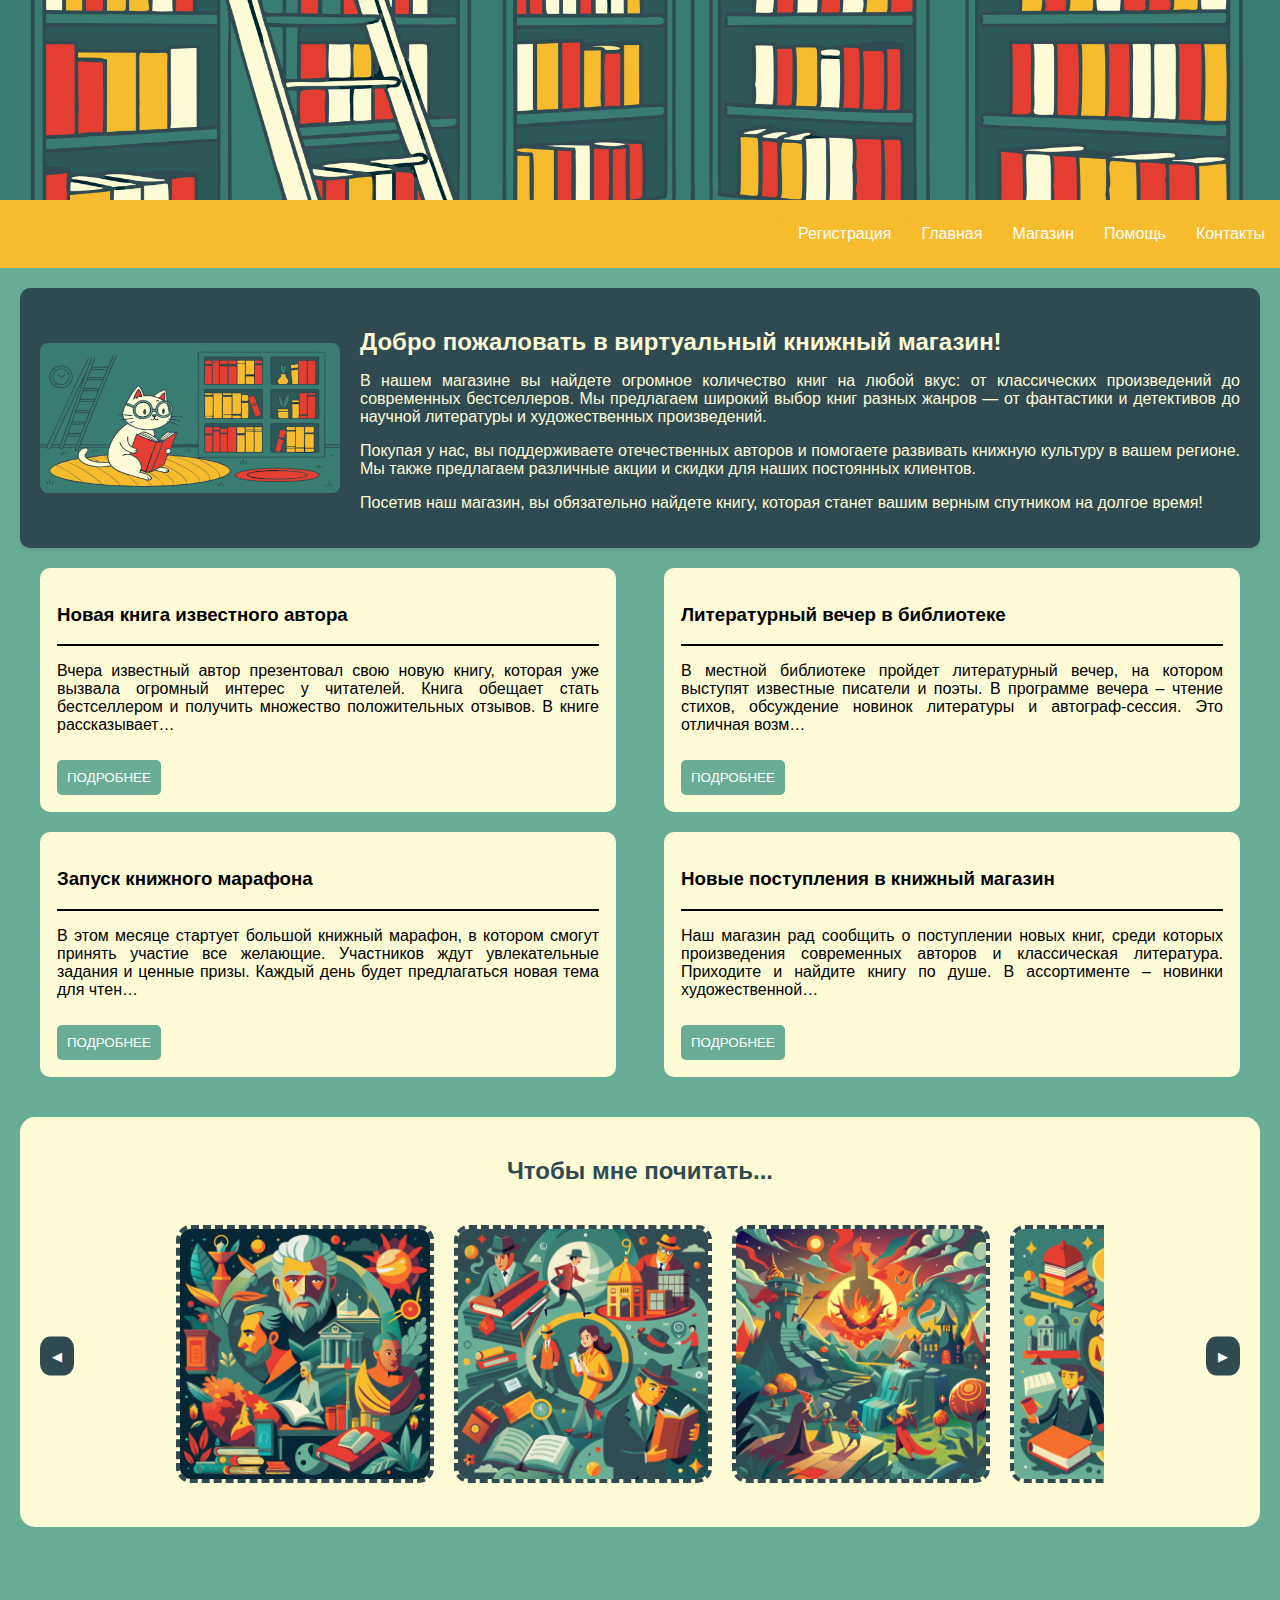
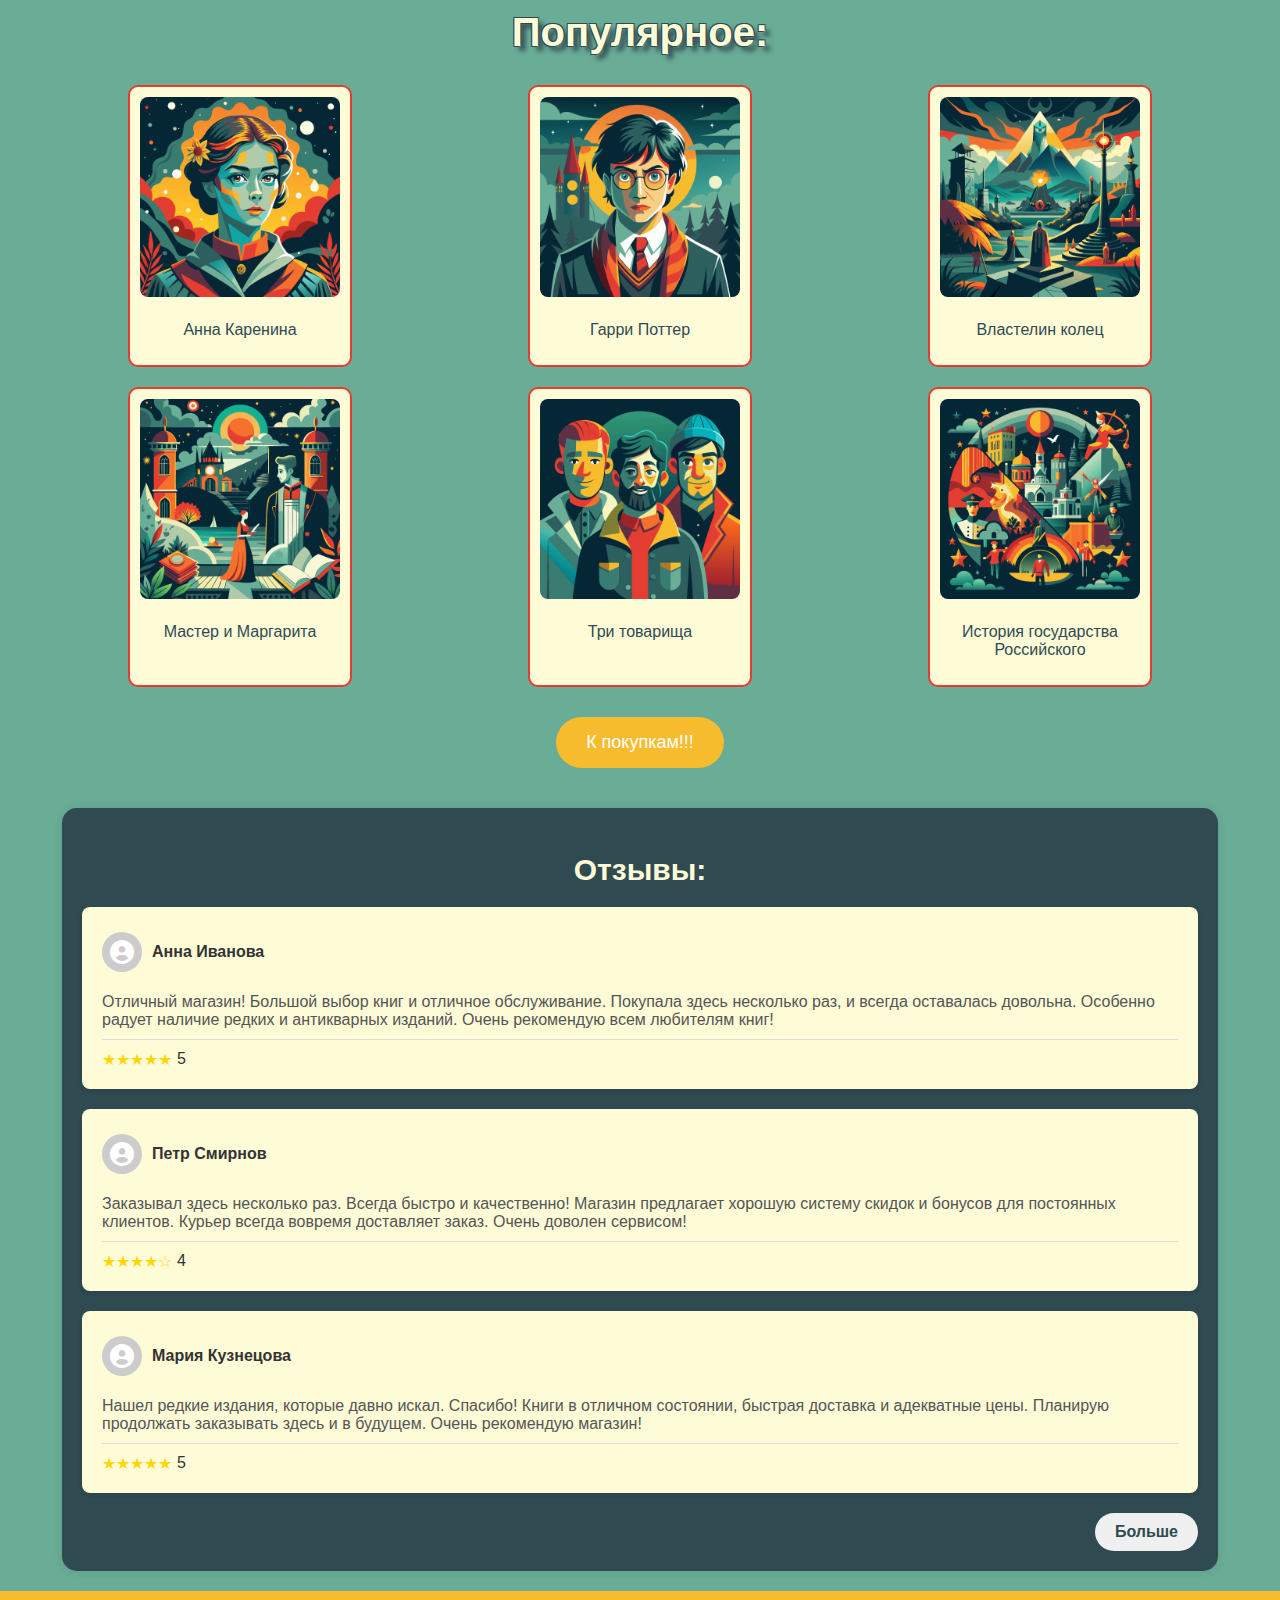
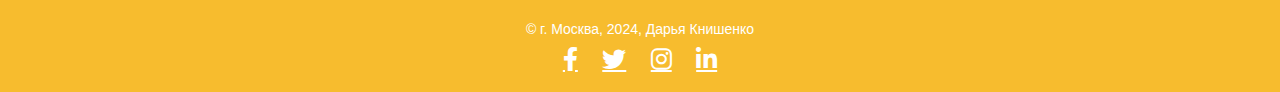
<file: index.html>
<!DOCTYPE html>
<html lang="en">
<head>
    <meta charset="UTF-8">
    <meta name="viewport" content="width=device-width, initial-scale=1.0">
    <link rel="stylesheet" href="https://cdnjs.cloudflare.com/ajax/libs/font-awesome/6.0.0-beta3/css/all.min.css">
    <link rel="stylesheet" href="https://cdnjs.cloudflare.com/ajax/libs/font-awesome/6.0.0-beta3/css/all.min.css">
    <title>Курсовая</title>
    <link rel="stylesheet" href="style.css">
    <script src="java.js" defer></script> 
</head>
<body>
    <header>
        <img src="fooon.png" alt="Фон">
    </header>
    <!--Навигация-->
    <nav>
        <ul class="nav-links">
            <li class="register-item"><a href="#" id="register-btn">Регистрация</a></li>
            <li><a href="#home">Главная</a></li>
            <li><a href="shop.html">Магазин</a></li>
            <li><a href="help.html">Помощь</a></li>
            <li><a href="#contact">Контакты</a></li>
        </ul>
        <span class="burger-menu" id="burger-menu">&#9776;</span>
    </nav>
    
    <!--Регистрация-->
    <div id="register-form" class="register-form">
        <div class="form-content">
            <span class="close-btn">&times;</span>
            <h2>Регистрация</h2>
            <form>
                <label for="username">Логин:</label>
                <input type="text" id="username" name="username" required>
    
                <label for="password">Пароль:</label>
                <input type="password" id="password" name="password" required>
    
                <button type="submit">Зарегистрироваться</button>
            </form>
        </div>
    </div>
    <main>
        <!--Начальный блок home-->
        <section id="home">
            <div class="home-content">
                <img src="cat.png" alt="Книжный магазин" class="home-image">
                <div class="home-text">
                    <h2>Добро пожаловать в виртуальный книжный магазин!</h2>
                    <p>В нашем магазине вы найдете огромное количество книг на любой вкус: от классических произведений до современных бестселлеров. Мы предлагаем широкий выбор книг разных жанров — от фантастики и детективов до научной литературы и художественных произведений.</p>
                    <p>Покупая у нас, вы поддерживаете отечественных авторов и помогаете развивать книжную культуру в вашем регионе. Мы также предлагаем различные акции и скидки для наших постоянных клиентов.</p>
                    <p>Посетив наш магазин, вы обязательно найдете книгу, которая станет вашим верным спутником на долгое время!</p>
                </div>
            </div>
        </section>
        
        <!--Новости-->
        <div id="news-container">
            <div class="news-column">
                <div class="news-block">
                    <h3 class="news-title">Новая книга известного автора</h3>
                    <div class="separator"></div>
                    <p class="news-content" data-full-text="Вчера известный автор презентовал свою новую книгу, которая уже вызвала огромный интерес у читателей. Книга обещает стать бестселлером и получить множество положительных отзывов. В книге рассказывается о приключениях героя в волшебном мире, где он сталкивается с различными испытаниями и находит новых друзей. Автор использует увлекательный стиль письма и захватывающий сюжет, чтобы удерживать внимание читателей до последней страницы. Книга уже получила высокие оценки критиков и обещает стать одной из самых популярных в этом году.">
                        Вчера известный автор презентовал свою новую книгу, которая уже вызвала огромный интерес у читателей. Книга обещает стать бестселлером и получить множество положительных отзывов. В книге рассказывается о приключениях героя в волшебном мире, где он сталкивается с различными испытаниями и находит новых друзей. Автор использует увлекательный стиль письма и захватывающий сюжет, чтобы удерживать внимание читателей до последней страницы. Книга уже получила высокие оценки критиков и обещает стать одной из самых популярных в этом году.
                    </p>
                    <button class="read-more-btn">ПОДРОБНЕЕ</button>
                </div>
                <div class="news-block">
                    <h3 class="news-title">Запуск книжного марафона</h3>
                    <div class="separator"></div>
                    <p class="news-content" data-full-text="В этом месяце стартует большой книжный марафон, в котором смогут принять участие все желающие. Участников ждут увлекательные задания и ценные призы. Каждый день будет предлагаться новая тема для чтения, а также будут организованы встречи с авторами и дискуссии по прочитанным книгам. Марафон рассчитан на все возрастные категории и уровень подготовки, поэтому каждый сможет найти что-то интересное для себя. Участвуйте в марафоне и получите возможность выиграть книги, подписанные авторами, и другие приятные призы.">
                        В этом месяце стартует большой книжный марафон, в котором смогут принять участие все желающие. Участников ждут увлекательные задания и ценные призы. Каждый день будет предлагаться новая тема для чтения, а также будут организованы встречи с авторами и дискуссии по прочитанным книгам. Марафон рассчитан на все возрастные категории и уровень подготовки, поэтому каждый сможет найти что-то интересное для себя. Участвуйте в марафоне и получите возможность выиграть книги, подписанные авторами, и другие приятные призы.
                    </p>
                    <button class="read-more-btn">ПОДРОБНЕЕ</button>
                </div>
            </div>
            <div class="news-column">
                <div class="news-block">
                    <h3 class="news-title">Литературный вечер в библиотеке</h3>
                    <div class="separator"></div>
                    <p class="news-content" data-full-text="В местной библиотеке пройдет литературный вечер, на котором выступят известные писатели и поэты. В программе вечера – чтение стихов, обсуждение новинок литературы и автограф-сессия. Это отличная возможность встретиться с любимыми авторами и задать им вопросы. Кроме того, посетители смогут приобрести книги с автографами и сфотографироваться с авторами. Вечер обещает быть насыщенным и интересным, поэтому не пропустите это событие.">
                        В местной библиотеке пройдет литературный вечер, на котором выступят известные писатели и поэты. В программе вечера – чтение стихов, обсуждение новинок литературы и автограф-сессия. Это отличная возможность встретиться с любимыми авторами и задать им вопросы. Кроме того, посетители смогут приобрести книги с автографами и сфотографироваться с авторами. Вечер обещает быть насыщенным и интересным, поэтому не пропустите это событие.
                    </p>
                    <button class="read-more-btn">ПОДРОБНЕЕ</button>
                </div>
                <div class="news-block">
                    <h3 class="news-title">Новые поступления в книжный магазин</h3>
                    <div class="separator"></div>
                    <p class="news-content" data-full-text="Наш магазин рад сообщить о поступлении новых книг, среди которых произведения современных авторов и классическая литература. Приходите и найдите книгу по душе. В ассортименте – новинки художественной литературы, научные издания, биографии и мемуары. Также в продаже появились редкие коллекционные издания и книги с автографами. Наши консультанты помогут вам выбрать книгу, которая подойдет именно вам. Не пропустите шанс пополнить свою библиотеку новыми интересными книгами.">
                        Наш магазин рад сообщить о поступлении новых книг, среди которых произведения современных авторов и классическая литература. Приходите и найдите книгу по душе. В ассортименте – новинки художественной литературы, научные издания, биографии и мемуары. Также в продаже появились редкие коллекционные издания и книги с автографами. Наши консультанты помогут вам выбрать книгу, которая подойдет именно вам. Не пропустите шанс пополнить свою библиотеку новыми интересными книгами.
                    </p>
                    <button class="read-more-btn">ПОДРОБНЕЕ</button>
                </div>
            </div>
        </div>

        <!-- Галерея жанров -->
        <section class="genre-gallery" id="genre-gallery">
            <h2>Чтобы мне почитать...</h2>
            <div class="gallery-wrapper">
                <button class="arrow left-arrow" id="left-arrow">&#9664;</button>
                <div class="gallery">
                    <div class="genre-item">
                        <img src="classics.png" alt="Классика">
                        <div class="card-info">
                            <h3>Классика</h3>
                            <p>Лучшие произведения мировой литературы: Достоевский, Толстой и другие.</p>
                            <a href="genre.html">Посмотреть жанр</a>
                        </div>
                    </div>
                    <div class="genre-item">
                        <img src="detective1.png" alt="Детективы">
                        <div class="card-info">
                            <h3>Детективы</h3>
                            <p>Захватывающие расследования и острые сюжеты.</p>
                            <a href="genre.html">Посмотреть жанр</a>
                        </div>
                    </div>
                    <div class="genre-item">
                        <img src="fantasy1.png" alt="Фэнтези">
                        <div class="card-info">
                            <h3>Фэнтези</h3>
                            <p>Магия, приключения и фантастические миры.</p>
                            <a href="genre.html">Посмотреть жанр</a>
                        </div>
                    </div>
                    <div class="genre-item">
                        <img src="history1.png" alt="Исторические">
                        <div class="card-info">
                            <h3>Исторические</h3>
                            <p>Погрузитесь в величественные события прошлого.</p>
                            <a href="genre.html">Посмотреть жанр</a>
                        </div>
                    </div>
                    <div class="genre-item">
                        <img src="non-fiction.png" alt="Нон-фикшн">
                        <div class="card-info">
                            <h3>Нон-фикшн</h3>
                            <p>Правдивые истории и научные открытия.</p>
                            <a href="genre.html">Посмотреть жанр</a>
                        </div>
                    </div>
                    <div class="genre-item">
                        <img src="romance1.png" alt="Романтика">
                        <div class="card-info">
                            <h3>Романтика</h3>
                            <p>Любовные истории и трогательные отношения.</p>
                            <a href="genre.html">Посмотреть жанр</a>
                        </div>
                    </div>
                    <div class="genre-item">
                        <img src="science1.png" alt="Научная фантастика">
                        <div class="card-info">
                            <h3>Научная фантастика</h3>
                            <p>Будущее и научные приключения.</p>
                            <a href="genre.html">Посмотреть жанр</a>
                        </div>
                    </div>
                </div>
                <button class="arrow right-arrow" id="right-arrow">&#9654;</button>
            </div>
        </section>

        <!-- Галерея товаров -->
        <section class="product-gallery">
            <h2 class="gallery-title">Популярное:</h2>
            <div class="product-container">
                <div class="product-item">
                    <img src="anna-karenina (1).png" alt="Анна Каренина">
                    <p>Анна Каренина</p>
                </div>
                <div class="product-item">
                    <img src="harry-potter (1).png" alt="Гарри Поттер">
                    <p>Гарри Поттер</p>
                </div>
                <div class="product-item">
                    <img src="lord-of-the-rings (1).png" alt="Властелин колец">
                    <p>Властелин колец</p>
                </div>
                <div class="product-item">
                    <img src="the-master-and-margarita (1).png" alt="Мастер и Маргарита">
                    <p>Мастер и Маргарита</p>
                </div>
                <div class="product-item">
                    <img src="three-comrades (1).png" alt="Три товарища">
                    <p>Три товарища</p>
                </div>
                <div class="product-item">
                    <img src="the-history-of-the-russian-state (1).png" alt="История государства Российского">
                    <p>История государства Российского</p>
                </div>
            </div>
            <a href="shop.html" class="shop-button">К покупкам!!!</a>
        </section>
        
        <!-- Отзывы -->
        <div class="reviews-container">
            <h2>Отзывы:</h2>
            <div class="reviews">
                <div class="review">
                    <div class="review-header">
                        <div class="avatar">
                            <i class="fas fa-user-circle"></i>
                        </div>
                        <p class="reviewer">Анна Иванова</p>
                    </div>
                    <p class="review-text">Отличный магазин! Большой выбор книг и отличное обслуживание. Покупала здесь несколько раз, и всегда оставалась довольна. Особенно радует наличие редких и антикварных изданий. Очень рекомендую всем любителям книг!</p>
                    <div class="review-rating">
                        <span class="stars">★★★★★</span>
                        <span class="rating">5</span>
                    </div>
                </div>
                <div class="review">
                    <div class="review-header">
                        <div class="avatar">
                            <i class="fas fa-user-circle"></i>
                        </div>
                        <p class="reviewer">Петр Смирнов</p>
                    </div>
                    <p class="review-text">Заказывал здесь несколько раз. Всегда быстро и качественно! Магазин предлагает хорошую систему скидок и бонусов для постоянных клиентов. Курьер всегда вовремя доставляет заказ. Очень доволен сервисом!</p>
                    <div class="review-rating">
                        <span class="stars">★★★★☆</span>
                        <span class="rating">4</span>
                    </div>
                </div>
                <div class="review">
                    <div class="review-header">
                        <div class="avatar">
                            <i class="fas fa-user-circle"></i>
                        </div>
                        <p class="reviewer">Мария Кузнецова</p>
                    </div>
                    <p class="review-text">Нашел редкие издания, которые давно искал. Спасибо! Книги в отличном состоянии, быстрая доставка и адекватные цены. Планирую продолжать заказывать здесь и в будущем. Очень рекомендую магазин!</p>
                    <div class="review-rating">
                        <span class="stars">★★★★★</span>
                        <span class="rating">5</span>
                    </div>
                </div>
            </div>
            <div class="more-reviews">
                <a href="otzovs.html">Больше</a>
            </div>
        </div>
        
        
    </main>
    <!-- Футер -->
    <footer id="contact">
        <p>&copy; г. Москва, 2024, Дарья Книшенко</p>
        <div class="social-icons">
            <a href="https://www.facebook.com" target="_blank" class="fab fa-facebook-f"></a>
            <a href="https://www.twitter.com" target="_blank" class="fab fa-twitter"></a>
            <a href="https://www.instagram.com" target="_blank" class="fab fa-instagram"></a>
            <a href="https://www.linkedin.com" target="_blank" class="fab fa-linkedin-in"></a>
        </div>
    </footer>
    
    
</body>
</html>
</file>
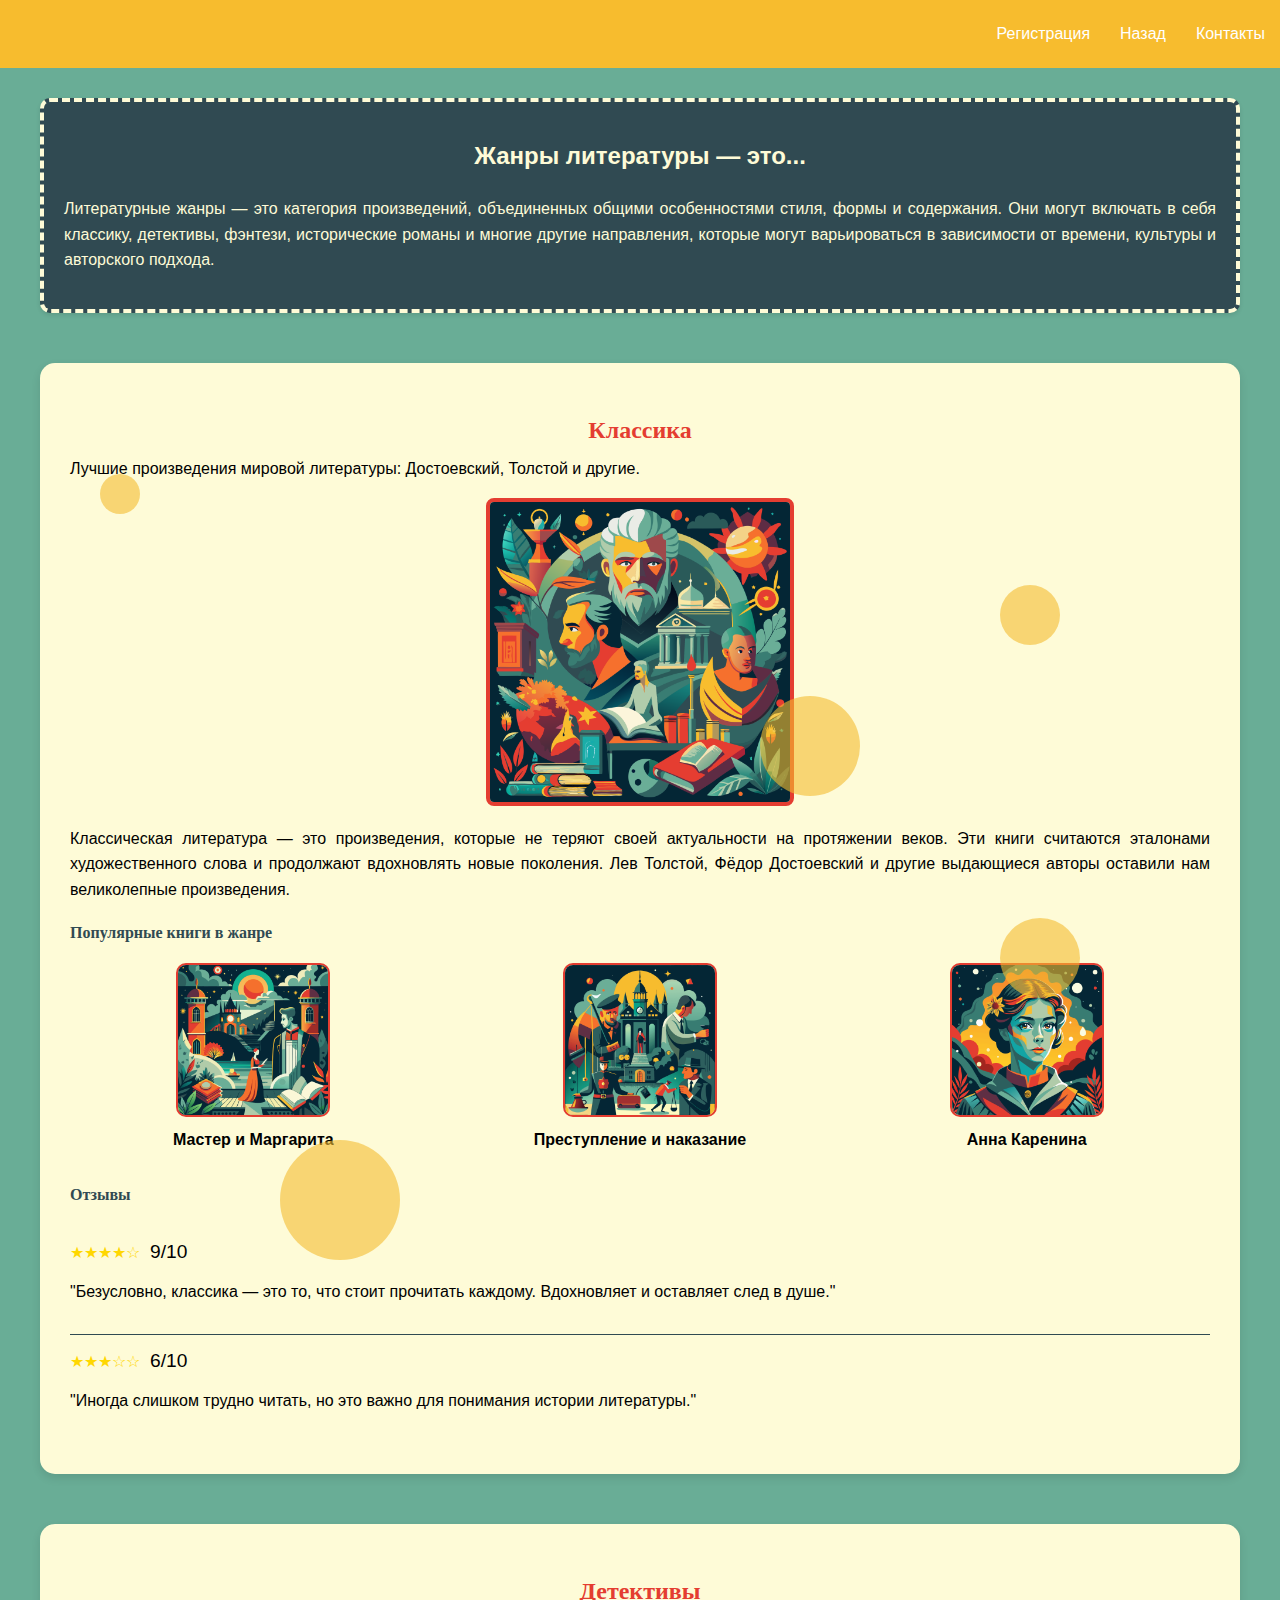
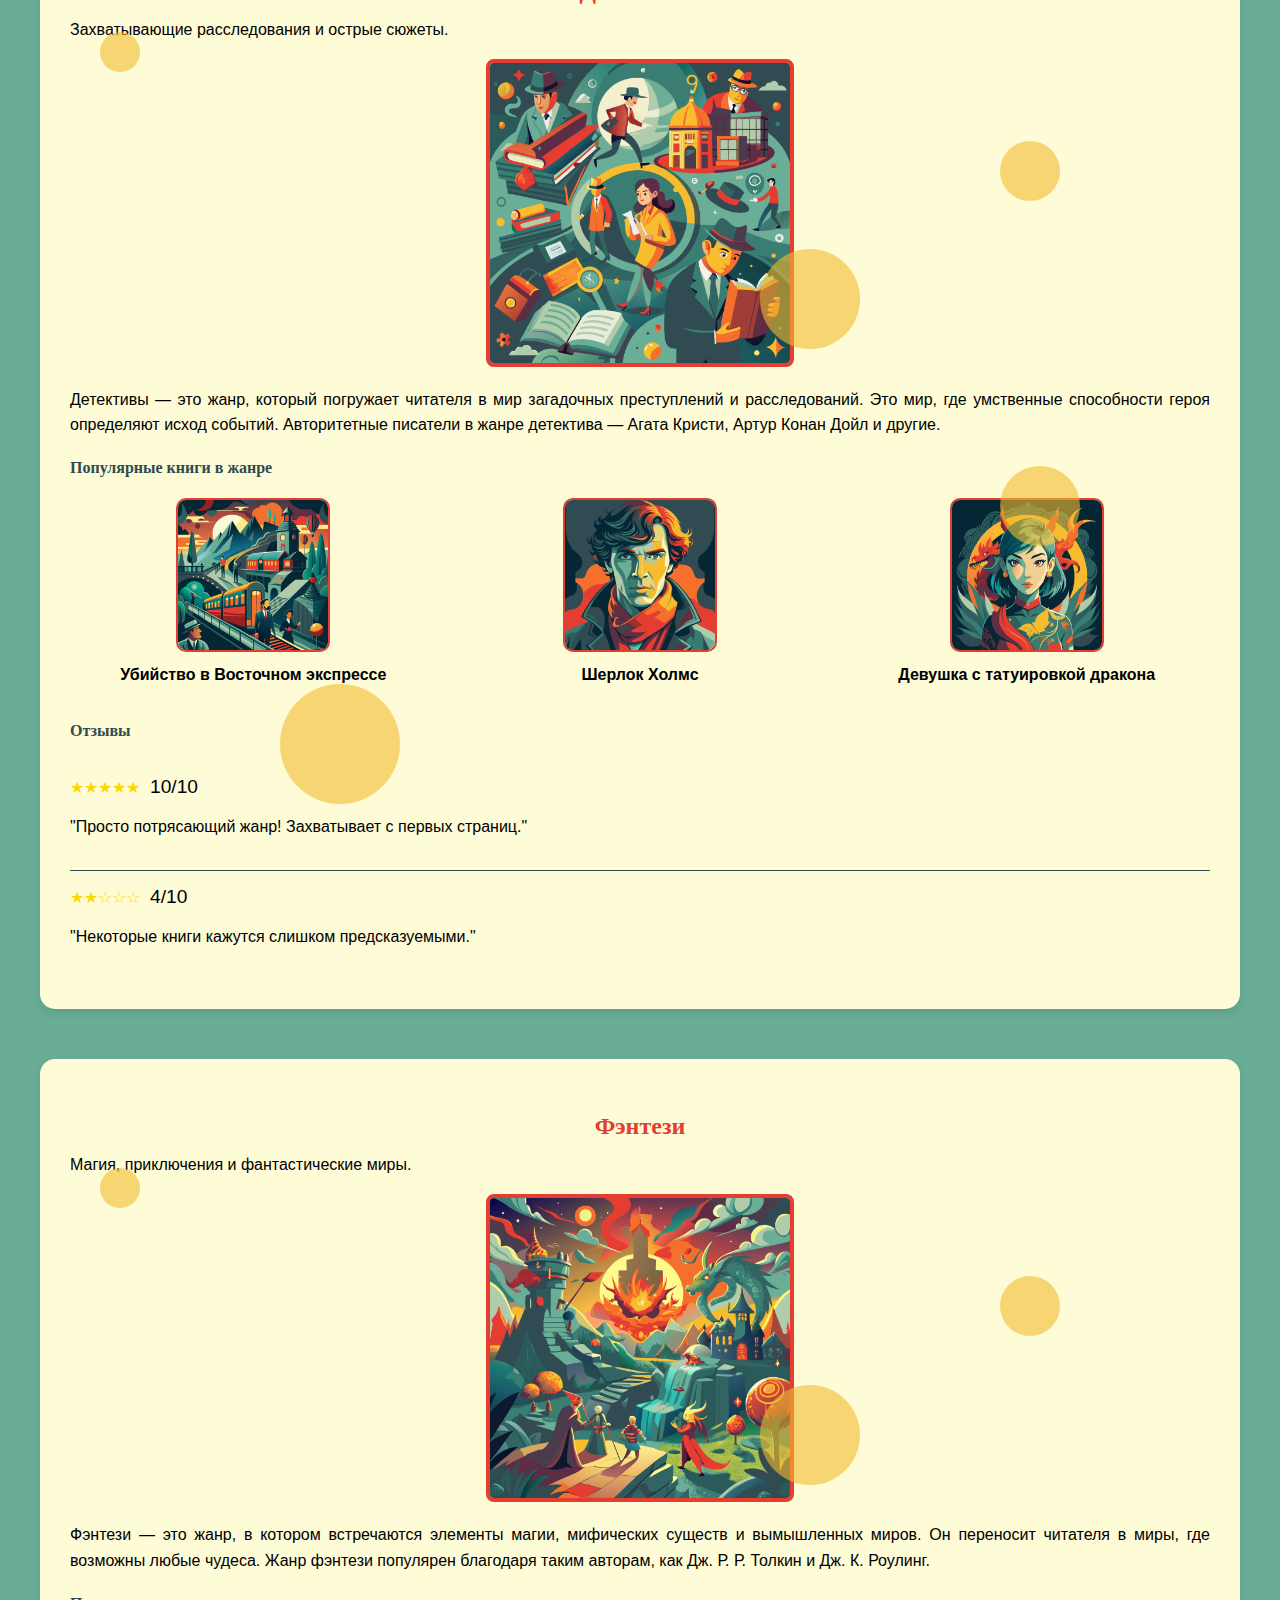
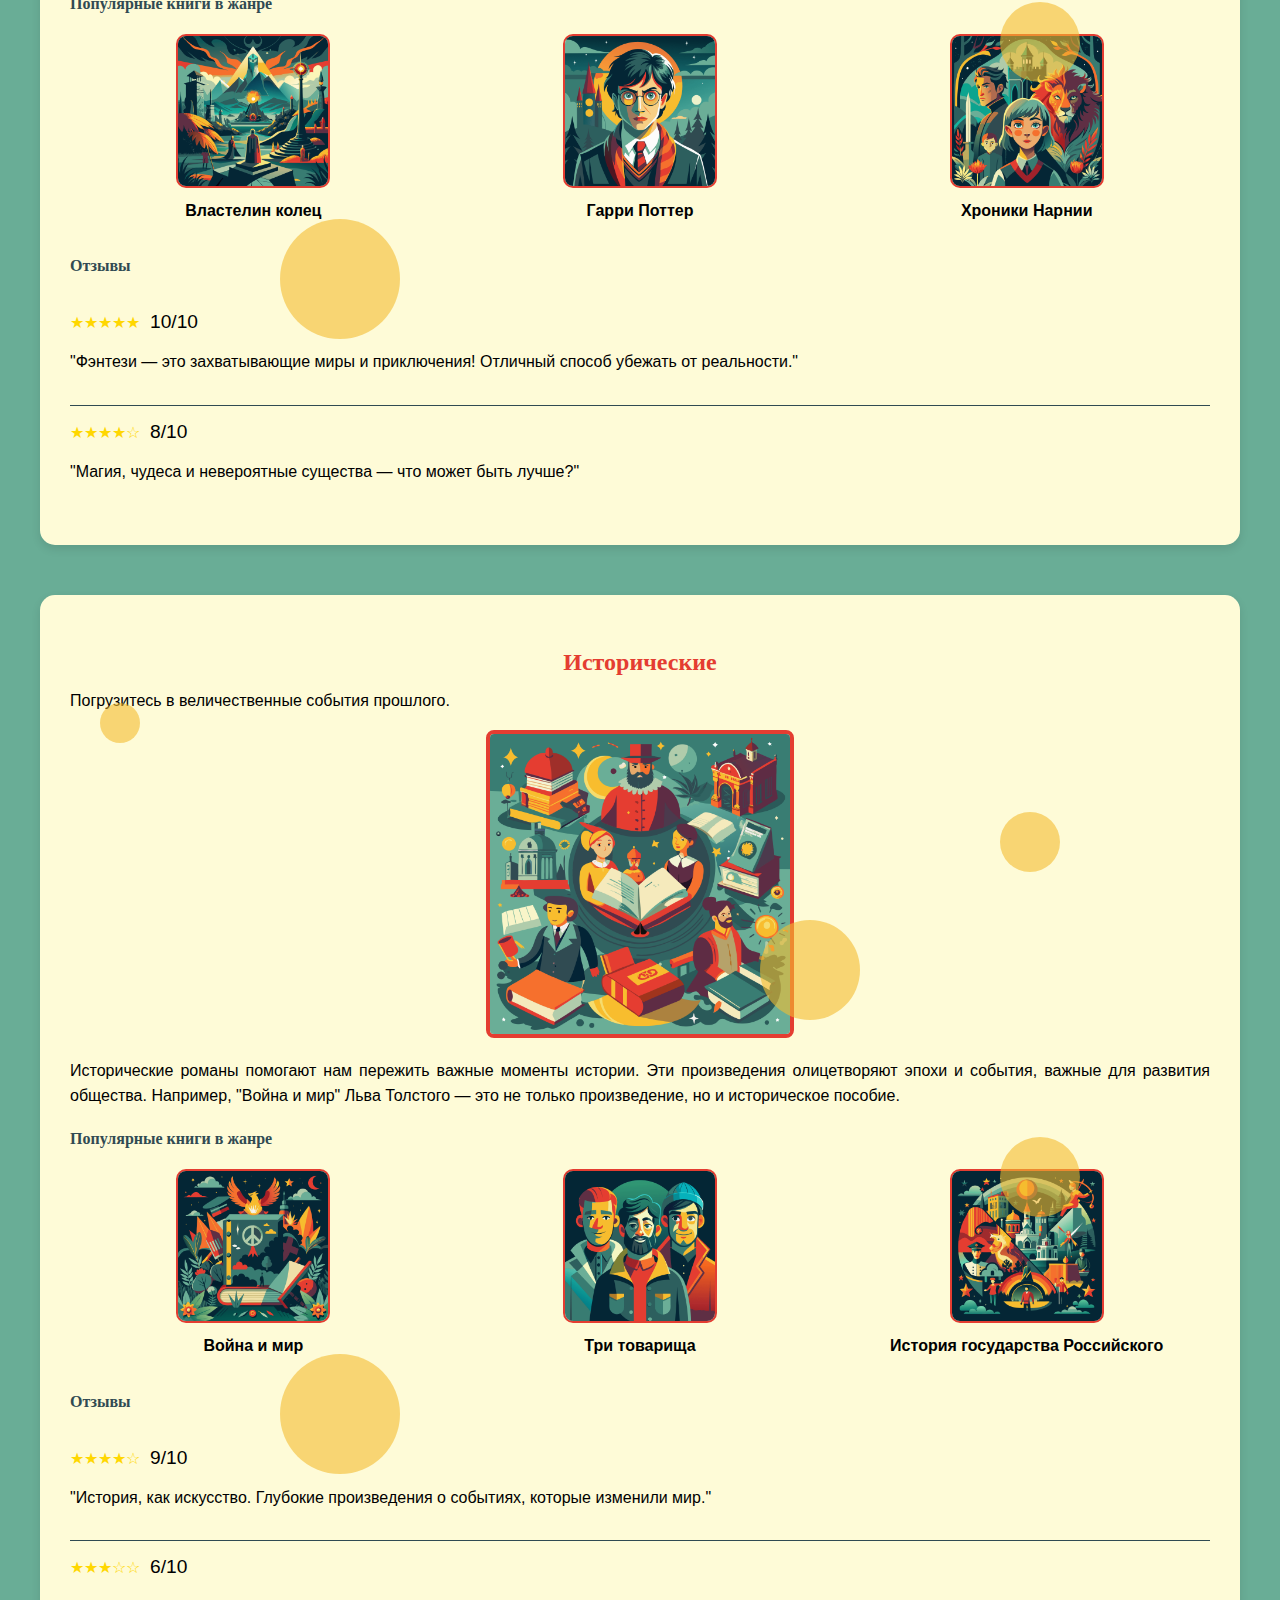
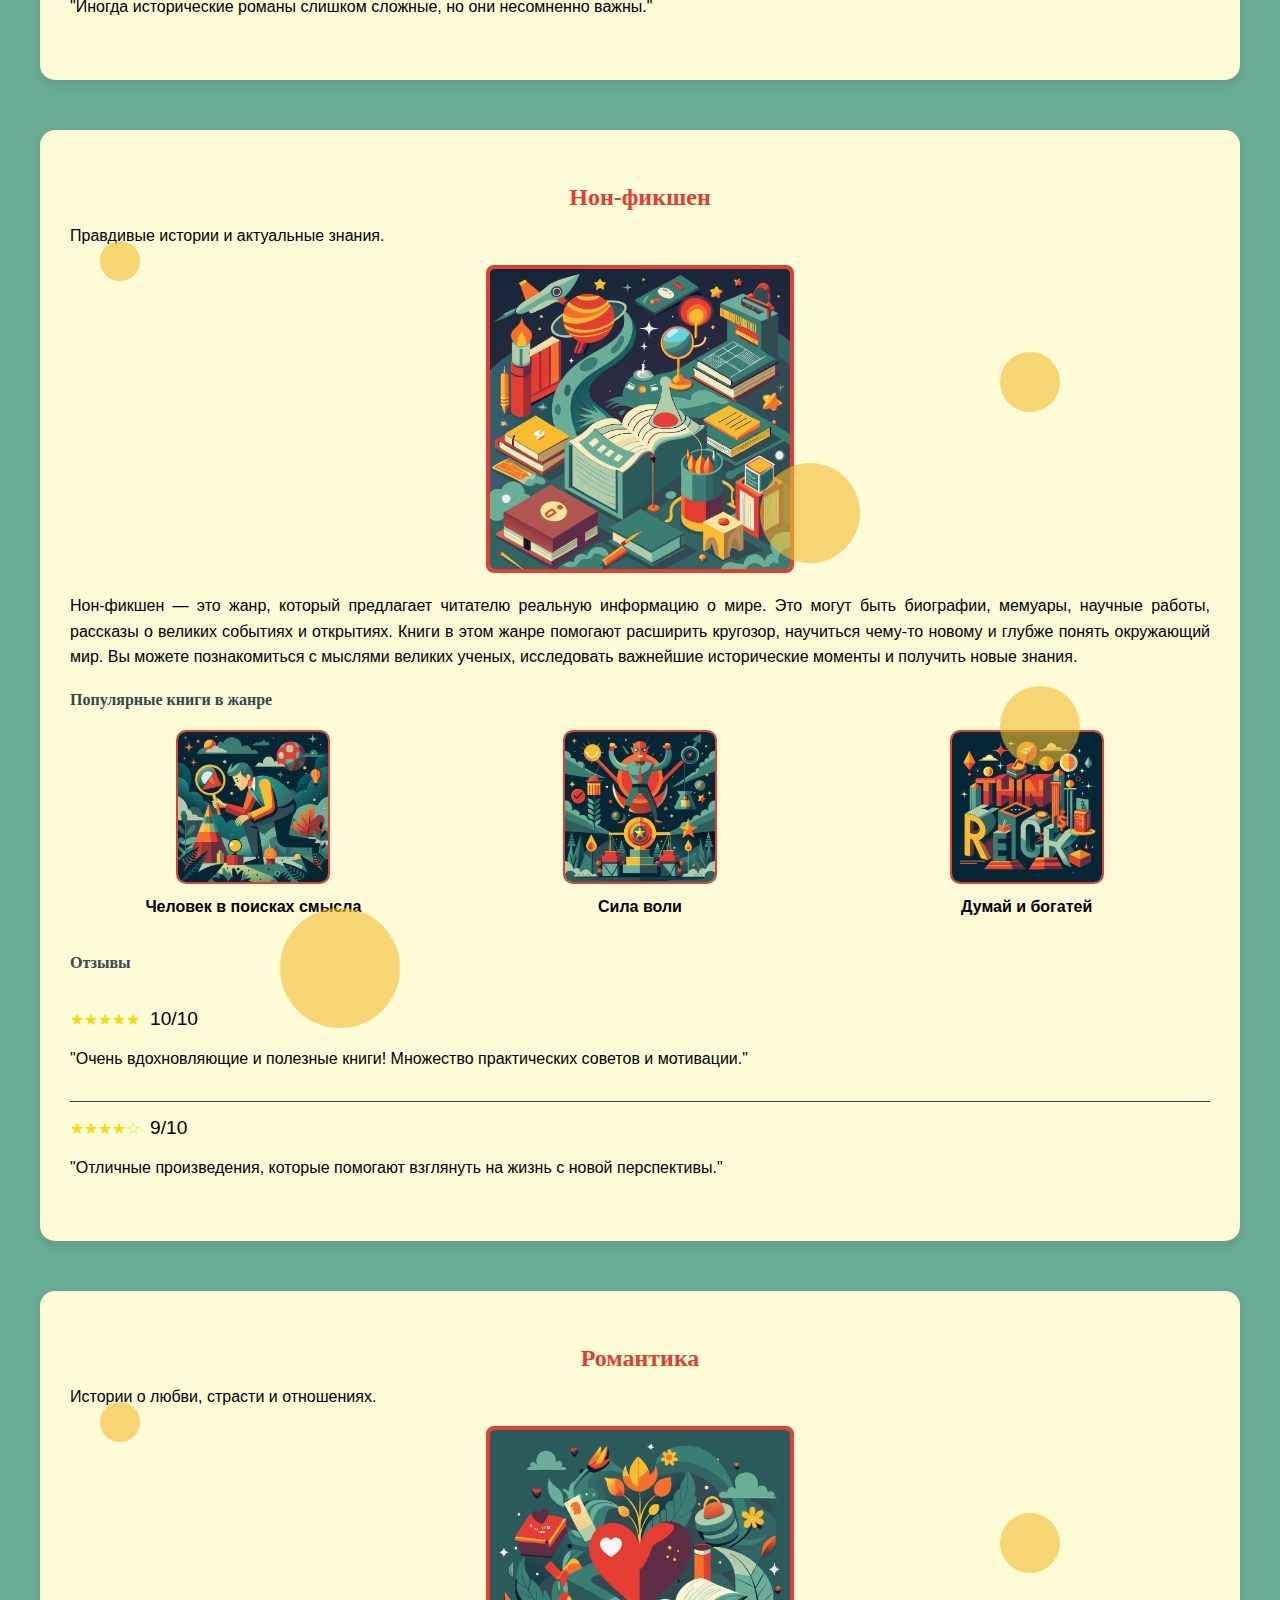
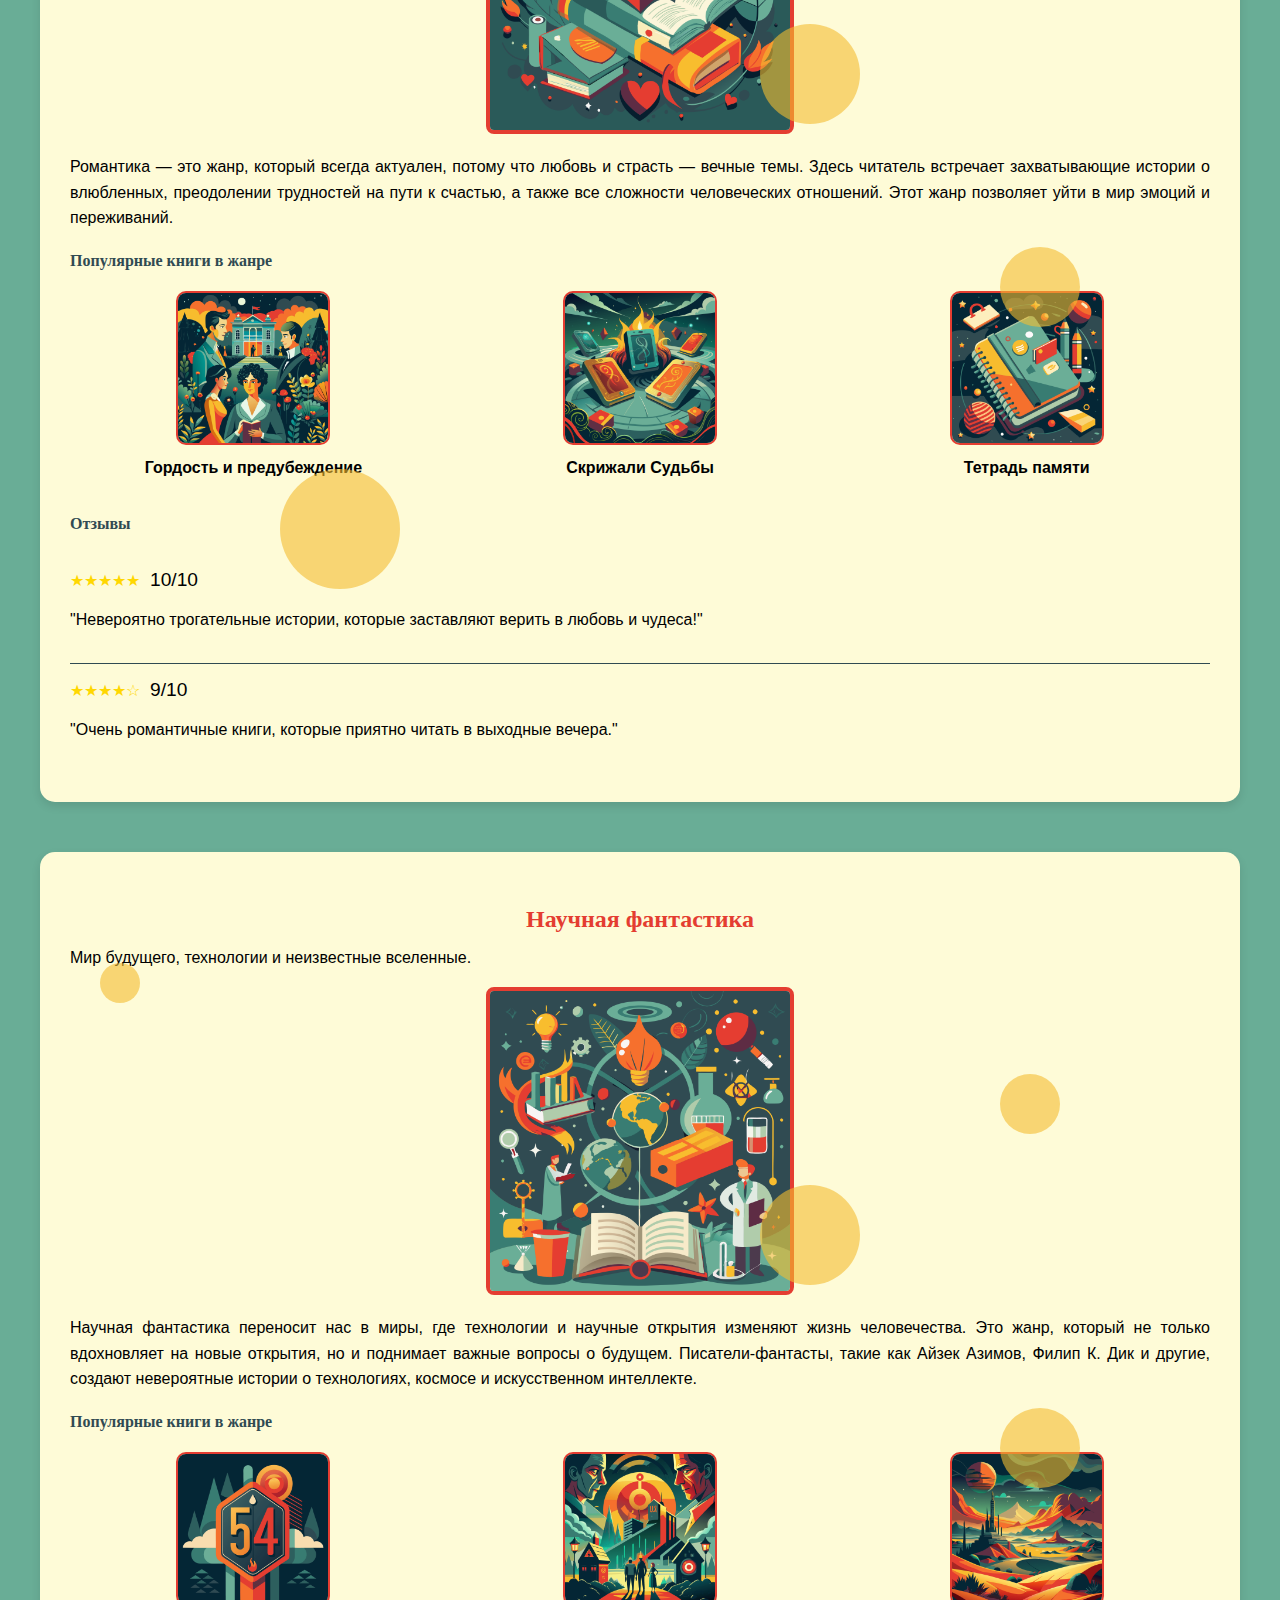
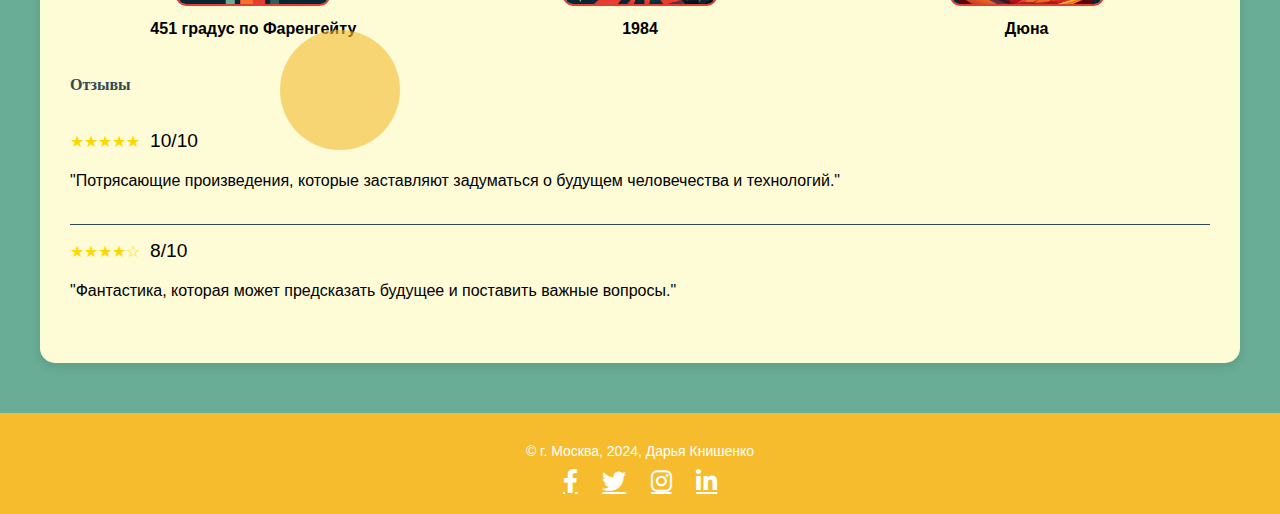
<file: genre.html>
<!DOCTYPE html>
<html lang="ru">
<head>
    <meta charset="UTF-8">
    <meta name="viewport" content="width=device-width, initial-scale=1.0">
    <link rel="stylesheet" href="https://cdnjs.cloudflare.com/ajax/libs/font-awesome/6.0.0-beta3/css/all.min.css">
    <title>Жанры литературы</title>
    <link rel="stylesheet" href="stylesgenre.css">
    <script src="javagenre.js" defer></script>
</head>
<body>
    <!--Навигация-->
    <nav>
        <ul class="nav-links">
            <li class="register-item"><a href="#" id="register-btn">Регистрация</a></li>
            <li><a href="index.html">Назад</a></li>
            <li><a href="#contact">Контакты</a></li>
        </ul>
        <span class="burger-menu" id="burger-menu">&#9776;</span>
    </nav>

    <!--Регистрация-->
    <div id="register-form" class="register-form">
        <div class="form-content">
            <span class="close-btn">&times;</span>
            <h1 class="form-title">Регистрация</h1>
            <form>
                <label for="username">Логин:</label>
                <input type="text" id="username" name="username" required>
    
                <label for="password">Пароль:</label>
                <input type="password" id="password" name="password" required>
    
                <button type="submit">Зарегистрироваться</button>
            </form>
        </div>
    </div>

    <section class="genre-page">
        <div class="genre-description-block">
            <h2>Жанры литературы — это...</h2>
            <p>Литературные жанры — это категория произведений, объединенных общими особенностями стиля, формы и содержания. Они могут включать в себя классику, детективы, фэнтези, исторические романы и многие другие направления, которые могут варьироваться в зависимости от времени, культуры и авторского подхода.</p>
        </div>
    
        <!-- Жанр: Классика -->
        <section class="genre-section">
            <h3>Классика</h3>
            <div class="circle circle-1" style="top: 10%; left: 5%;"></div>
            <div class="circle circle-2" style="top: 30%; left: 60%;"></div>
            <div class="circle circle-3" style="top: 50%; left: 80%;"></div>
            <div class="circle circle-4" style="top: 20%; left: 80%;"></div>
            <div class="circle circle-5" style="top: 70%; left: 20%;"></div>
            <p>Лучшие произведения мировой литературы: Достоевский, Толстой и другие.</p>
            <div class="genre-content">
                <img src="classics.png" alt="Классика" class="genre-image">
                <div class="genre-description">
                    <p>
                        Классическая литература — это произведения, которые не теряют своей актуальности на протяжении веков.
                        Эти книги считаются эталонами художественного слова и продолжают вдохновлять новые поколения.
                        Лев Толстой, Фёдор Достоевский и другие выдающиеся авторы оставили нам великолепные произведения.
                    </p>
                </div>
            </div>
    
            <h4>Популярные книги в жанре</h4>
            <div class="books-gallery">
                <div class="book-item">
                    <img src="the-master-and-margarita (1).png" alt="Мастер и Маргарита">
                    <p>Мастер и Маргарита</p>
                </div>
                <div class="book-item">
                    <img src="crime-and-punishment (1).png" alt="Преступление и наказание">
                    <p>Преступление и наказание</p>
                </div>
                <div class="book-item">
                    <img src="anna-karenina (1).png" alt="Анна Каренина">
                    <p>Анна Каренина</p>
                </div>
            </div>
    
            <h4>Отзывы</h4>
            <div class="reviews">
                <div class="review-item">
                    <span class="stars">★★★★☆</span><span class="rating">9/10</span>
                    <p>"Безусловно, классика — это то, что стоит прочитать каждому. Вдохновляет и оставляет след в душе."</p>
                </div>
                <div class="review-item">
                    <span class="stars">★★★☆☆</span><span class="rating">6/10</span>
                    <p>"Иногда слишком трудно читать, но это важно для понимания истории литературы."</p>
                </div>
            </div>
        </section>
    
        <!-- Жанр: Детективы -->
        <section class="genre-section">
            <h3>Детективы</h3>
            <div class="circle circle-1" style="top: 10%; left: 5%;"></div>
            <div class="circle circle-2" style="top: 30%; left: 60%;"></div>
            <div class="circle circle-3" style="top: 50%; left: 80%;"></div>
            <div class="circle circle-4" style="top: 20%; left: 80%;"></div>
            <div class="circle circle-5" style="top: 70%; left: 20%;"></div>
            <p>Захватывающие расследования и острые сюжеты.</p>
            <div class="genre-content">
                <img src="detective1.png" alt="Детективы" class="genre-image">
                <div class="genre-description">
                    <p>
                        Детективы — это жанр, который погружает читателя в мир загадочных преступлений и расследований. 
                        Это мир, где умственные способности героя определяют исход событий. Авторитетные писатели в жанре детектива — Агата Кристи, Артур Конан Дойл и другие.
                    </p>
                </div>
            </div>
    
            <h4>Популярные книги в жанре</h4>
            <div class="books-gallery">
                <div class="book-item">
                    <img src="murder-on-the-orient-express (1).png" alt="Убийство в Восточном экспрессе">
                    <p>Убийство в Восточном экспрессе</p>
                </div>
                <div class="book-item">
                    <img src="sherlock-holmes (1).png" alt="Шерлок Холмс">
                    <p>Шерлок Холмс</p>
                </div>
                <div class="book-item">
                    <img src="the-girl-with-the-dragon-tattoo (1).png" alt="Девушка с татуировкой дракона">
                    <p>Девушка с татуировкой дракона</p>
                </div>
            </div>
    
            <h4>Отзывы</h4>
            <div class="reviews">
                <div class="review-item">
                    <span class="stars">★★★★★</span><span class="rating">10/10</span>
                    <p>"Просто потрясающий жанр! Захватывает с первых страниц."</p>
                </div>
                <div class="review-item">
                    <span class="stars">★★☆☆☆</span><span class="rating">4/10</span>
                    <p>"Некоторые книги кажутся слишком предсказуемыми."</p>
                </div>
            </div>
        </section>
    
        <!-- Жанр: Фэнтези -->
        <section class="genre-section">
            <h3>Фэнтези</h3>
            <div class="circle circle-1" style="top: 10%; left: 5%;"></div>
            <div class="circle circle-2" style="top: 30%; left: 60%;"></div>
            <div class="circle circle-3" style="top: 50%; left: 80%;"></div>
            <div class="circle circle-4" style="top: 20%; left: 80%;"></div>
            <div class="circle circle-5" style="top: 70%; left: 20%;"></div>
            <p>Магия, приключения и фантастические миры.</p>
            <div class="genre-content">
                <img src="fantasy1.png" alt="Фэнтези" class="genre-image">
                <div class="genre-description">
                    <p>
                        Фэнтези — это жанр, в котором встречаются элементы магии, мифических существ и вымышленных миров. 
                        Он переносит читателя в миры, где возможны любые чудеса. Жанр фэнтези популярен благодаря таким авторам, как Дж. Р. Р. Толкин и Дж. К. Роулинг.
                    </p>
                </div>
            </div>
    
            <h4>Популярные книги в жанре</h4>
            <div class="books-gallery">
                <div class="book-item">
                    <img src="lord-of-the-rings (1).png" alt="Властелин колец">
                    <p>Властелин колец</p>
                </div>
                <div class="book-item">
                    <img src="harry-potter (1).png" alt="Гарри Поттер">
                    <p>Гарри Поттер</p>
                </div>
                <div class="book-item">
                    <img src="the-chronicles-of-narnia (1).png" alt="Хроники Нарнии">
                    <p>Хроники Нарнии</p>
                </div>
            </div>
    
            <h4>Отзывы</h4>
            <div class="reviews">
                <div class="review-item">
                    <span class="stars">★★★★★</span><span class="rating">10/10</span>
                    <p>"Фэнтези — это захватывающие миры и приключения! Отличный способ убежать от реальности."</p>
                </div>
                <div class="review-item">
                    <span class="stars">★★★★☆</span><span class="rating">8/10</span>
                    <p>"Магия, чудеса и невероятные существа — что может быть лучше?"</p>
                </div>
            </div>
        </section>
    
        <!-- Жанр: Исторические -->
        <section class="genre-section">
            <h3>Исторические</h3>
            <div class="circle circle-1" style="top: 10%; left: 5%;"></div>
            <div class="circle circle-2" style="top: 30%; left: 60%;"></div>
            <div class="circle circle-3" style="top: 50%; left: 80%;"></div>
            <div class="circle circle-4" style="top: 20%; left: 80%;"></div>
            <div class="circle circle-5" style="top: 70%; left: 20%;"></div>
            <p>Погрузитесь в величественные события прошлого.</p>
            <div class="genre-content">
                <img src="history1.png" alt="Исторические" class="genre-image">
                <div class="genre-description">
                    <p>
                        Исторические романы помогают нам пережить важные моменты истории. Эти произведения олицетворяют эпохи и события, важные для развития общества.
                        Например, "Война и мир" Льва Толстого — это не только произведение, но и историческое пособие.
                    </p>
                </div>
            </div>
    
            <h4>Популярные книги в жанре</h4>
            <div class="books-gallery">
                <div class="book-item">
                    <img src="war-and-peace (1).png" alt="Война и мир">
                    <p>Война и мир</p>
                </div>
                <div class="book-item">
                    <img src="three-comrades (1).png" alt="Три товарища">
                    <p>Три товарища</p>
                </div>
                <div class="book-item">
                    <img src="the-history-of-the-russian-state (1).png" alt="История государства Российского">
                    <p>История государства Российского</p>
                </div>
            </div>
    
            <h4>Отзывы</h4>
            <div class="reviews">
                <div class="review-item">
                    <span class="stars">★★★★☆</span><span class="rating">9/10</span>
                    <p>"История, как искусство. Глубокие произведения о событиях, которые изменили мир."</p>
                </div>
                <div class="review-item">
                    <span class="stars">★★★☆☆</span><span class="rating">6/10</span>
                    <p>"Иногда исторические романы слишком сложные, но они несомненно важны."</p>
                </div>
            </div>
        </section>
            <!-- Жанр: Нон-фикшен -->
        <section class="genre-section">
            <h3>Нон-фикшен</h3>
            <div class="circle circle-1" style="top: 10%; left: 5%;"></div>
            <div class="circle circle-2" style="top: 30%; left: 60%;"></div>
            <div class="circle circle-3" style="top: 50%; left: 80%;"></div>
            <div class="circle circle-4" style="top: 20%; left: 80%;"></div>
            <div class="circle circle-5" style="top: 70%; left: 20%;"></div>
            <p>Правдивые истории и актуальные знания.</p>
            <div class="genre-content">
                <img src="non-fiction.png" alt="Нон-фикшен" class="genre-image">
                <div class="genre-description">
                    <p>
                        Нон-фикшен — это жанр, который предлагает читателю реальную информацию о мире.
                        Это могут быть биографии, мемуары, научные работы, рассказы о великих событиях и открытиях.
                        Книги в этом жанре помогают расширить кругозор, научиться чему-то новому и глубже понять окружающий мир.
                        Вы можете познакомиться с мыслями великих ученых, исследовать важнейшие исторические моменты и получить новые знания.
                    </p>
                </div>
            </div>

            <h4>Популярные книги в жанре</h4>
            <div class="books-gallery">
                <div class="book-item">
                    <img src="a-man-in-search-of-meaning (1).png" alt="Человек в поисках смысла">
                    <p>Человек в поисках смысла</p>
                </div>
                <div class="book-item">
                    <img src="willpower (1).png" alt="Сила воли">
                    <p>Сила воли</p>
                </div>
                <div class="book-item">
                    <img src="think-and-get-rich (1).png" alt="Думай и богатей">
                    <p>Думай и богатей</p>
                </div>
            </div>

            <h4>Отзывы</h4>
            <div class="reviews">
                <div class="review-item">
                    <span class="stars">★★★★★</span><span class="rating">10/10</span>
                    <p>"Очень вдохновляющие и полезные книги! Множество практических советов и мотивации."</p>
                </div>
                <div class="review-item">
                    <span class="stars">★★★★☆</span><span class="rating">9/10</span>
                    <p>"Отличные произведения, которые помогают взглянуть на жизнь с новой перспективы."</p>
                </div>
            </div>
        </section>

        <!-- Жанр: Романтика -->
        <section class="genre-section">
            <h3>Романтика</h3>
            <div class="circle circle-1" style="top: 10%; left: 5%;"></div>
            <div class="circle circle-2" style="top: 30%; left: 60%;"></div>
            <div class="circle circle-3" style="top: 50%; left: 80%;"></div>
            <div class="circle circle-4" style="top: 20%; left: 80%;"></div>
            <div class="circle circle-5" style="top: 70%; left: 20%;"></div>
            <p>Истории о любви, страсти и отношениях.</p>
            <div class="genre-content">
                <img src="romance1.png" alt="Романтика" class="genre-image">
                <div class="genre-description">
                    <p>
                        Романтика — это жанр, который всегда актуален, потому что любовь и страсть — вечные темы.
                        Здесь читатель встречает захватывающие истории о влюбленных, преодолении трудностей на пути к счастью,
                        а также все сложности человеческих отношений. Этот жанр позволяет уйти в мир эмоций и переживаний.
                    </p>
                </div>
            </div>

            <h4>Популярные книги в жанре</h4>
            <div class="books-gallery">
                <div class="book-item">
                    <img src="pride-and-prejudice (1).png" alt="Гордость и предубеждение">
                    <p>Гордость и предубеждение</p>
                </div>
                <div class="book-item">
                    <img src="the-tablets-of-fate (1).png" alt="Скрижали Судьбы">
                    <p>Скрижали Судьбы</p>
                </div>
                <div class="book-item">
                    <img src="memory-notebook (1).png" alt="Тетрадь памяти">
                    <p>Тетрадь памяти</p>
                </div>
            </div>

            <h4>Отзывы</h4>
            <div class="reviews">
                <div class="review-item">
                    <span class="stars">★★★★★</span><span class="rating">10/10</span>
                    <p>"Невероятно трогательные истории, которые заставляют верить в любовь и чудеса!"</p>
                </div>
                <div class="review-item">
                    <span class="stars">★★★★☆</span><span class="rating">9/10</span>
                    <p>"Очень романтичные книги, которые приятно читать в выходные вечера."</p>
                </div>
            </div>
        </section>

        <!-- Жанр: Научная фантастика -->
        <section class="genre-section">
            <h3>Научная фантастика</h3>
            <div class="circle circle-1" style="top: 10%; left: 5%;"></div>
            <div class="circle circle-2" style="top: 30%; left: 60%;"></div>
            <div class="circle circle-3" style="top: 50%; left: 80%;"></div>
            <div class="circle circle-4" style="top: 20%; left: 80%;"></div>
            <div class="circle circle-5" style="top: 70%; left: 20%;"></div>
            <p>Мир будущего, технологии и неизвестные вселенные.</p>
            <div class="genre-content">
                <img src="science1.png" alt="Научная фантастика" class="genre-image">
                <div class="genre-description">
                    <p>
                        Научная фантастика переносит нас в миры, где технологии и научные открытия изменяют жизнь человечества.
                        Это жанр, который не только вдохновляет на новые открытия, но и поднимает важные вопросы о будущем.
                        Писатели-фантасты, такие как Айзек Азимов, Филип К. Дик и другие, создают невероятные истории о технологиях, космосе и искусственном интеллекте.
                    </p>
                </div>
            </div>

            <h4>Популярные книги в жанре</h4>
            <div class="books-gallery">
                <div class="book-item">
                    <img src="451-degrees-fahrenheit (1).png" alt="451 градус по Фаренгейту">
                    <p>451 градус по Фаренгейту</p>
                </div>
                <div class="book-item">
                    <img src="1984 (1).png" alt="1984">
                    <p>1984</p>
                </div>
                <div class="book-item">
                    <img src="dune (1).png" alt="Дюна">
                    <p>Дюна</p>
                </div>
            </div>

            <h4>Отзывы</h4>
            <div class="reviews">
                <div class="review-item">
                    <span class="stars">★★★★★</span><span class="rating">10/10</span>
                    <p>"Потрясающие произведения, которые заставляют задуматься о будущем человечества и технологий."</p>
                </div>
                <div class="review-item">
                    <span class="stars">★★★★☆</span><span class="rating">8/10</span>
                    <p>"Фантастика, которая может предсказать будущее и поставить важные вопросы."</p>
                </div>
            </div>
        </section>
    </section>

    <!-- Футер -->
    <footer id="contact">
        <p>&copy; г. Москва, 2024, Дарья Книшенко</p>
        <div class="social-icons">
            <a href="https://www.facebook.com" target="_blank" class="fab fa-facebook-f"></a>
            <a href="https://www.twitter.com" target="_blank" class="fab fa-twitter"></a>
            <a href="https://www.instagram.com" target="_blank" class="fab fa-instagram"></a>
            <a href="https://www.linkedin.com" target="_blank" class="fab fa-linkedin-in"></a>
        </div>
    </footer>
</body>
</html>
</file>
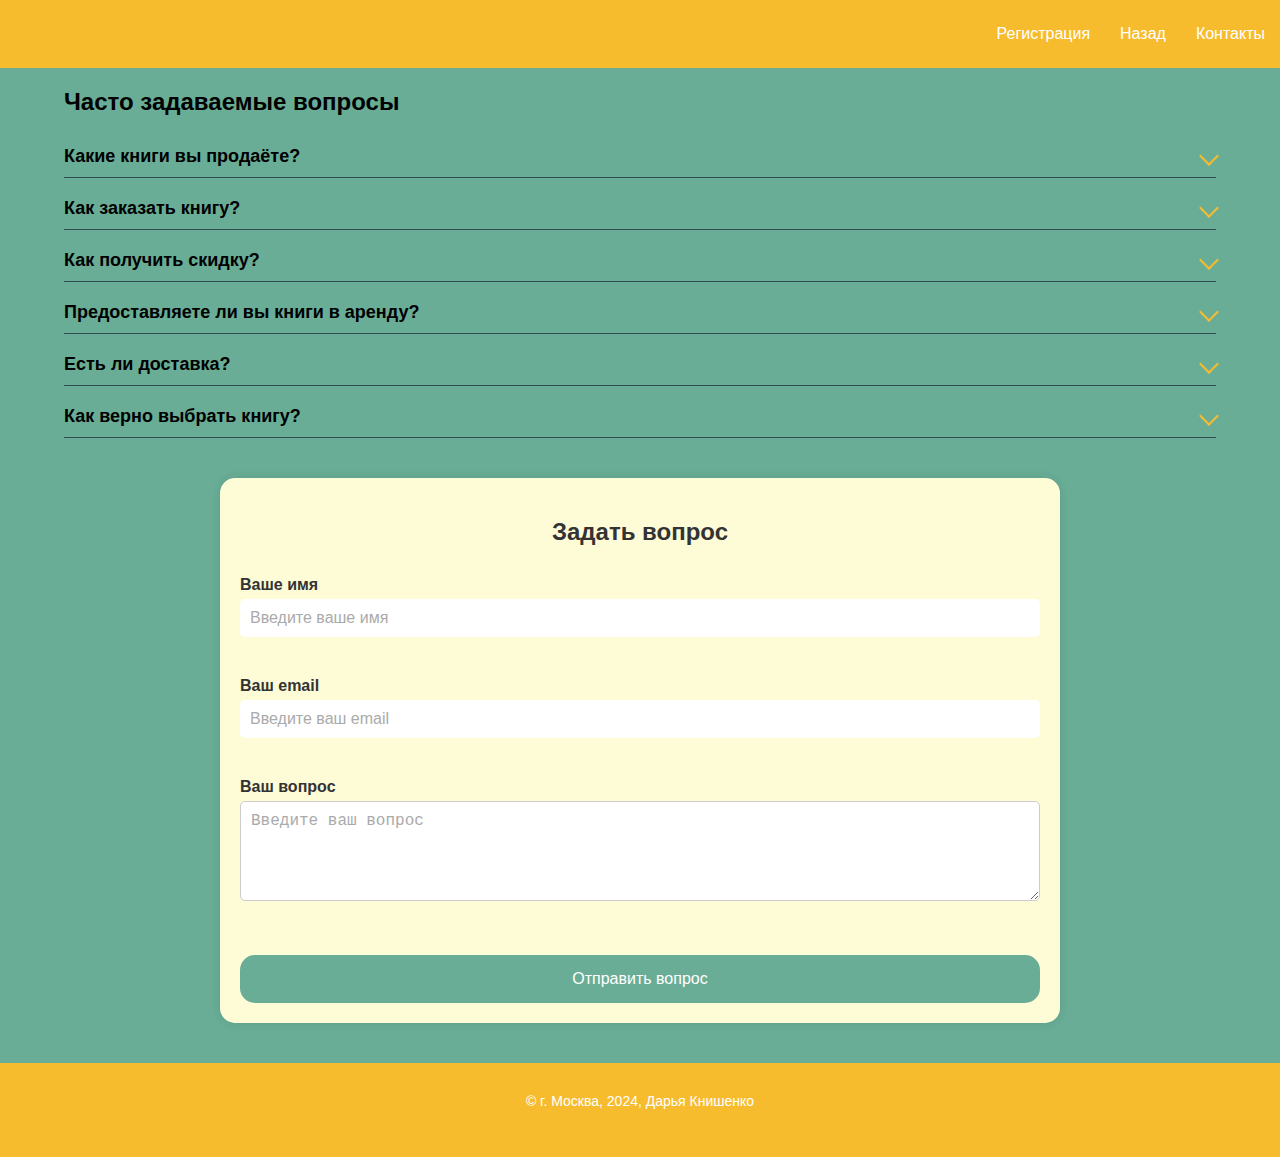
<file: help.html>
<!DOCTYPE html>
<html lang="en">
<head>
    <meta charset="UTF-8">
    <meta name="viewport" content="width=device-width, initial-scale=1.0">
    <title>Помощь</title>
    <link rel="stylesheet" href="help.css">
    <script src="javahelp.js" defer></script> 
</head>
<body>
    <!--Навигация-->
    <nav>
        <ul class="nav-links">
            <li class="register-item"><a href="#" id="register-btn">Регистрация</a></li>
            <li><a href="index.html">Назад</a></li>
            <li><a href="#contact">Контакты</a></li>
        </ul>
        <span class="burger-menu" id="burger-menu">&#9776;</span>
    </nav>

    <!--Регистрация-->
    <div id="register-form" class="register-form">
        <div class="form-content">
            <span class="close-btn">&times;</span>
            <h1 class="form-title">Регистрация</h1>
            <form>
                <label for="username">Логин:</label>
                <input type="text" id="username" name="username" required>
    
                <label for="password">Пароль:</label>
                <input type="password" id="password" name="password" required>
    
                <button type="submit">Зарегистрироваться</button>
            </form>
        </div>
    </div>
    <main>
        <section class="faq">
            <h2>Часто задаваемые вопросы</h2>
            <div class="faq-item">
                <div class="faq-question">
                    <span>Какие книги вы продаёте?</span>
                    <div class="arrow"></div>
                </div>
                <div class="faq-answer">
                    <p>Мы продаём книги всех жанров: от художественной литературы до научных изданий.</p>
                </div>
            </div>
            <div class="faq-item">
                <div class="faq-question">
                    <span>Как заказать книгу?</span>
                    <div class="arrow"></div>
                </div>
                <div class="faq-answer">
                    <p>Вы можете заказать книгу через наш сайт или посетить магазин лично.</p>
                </div>
            </div>
            <div class="faq-item">
                <div class="faq-question">
                    <span>Как получить скидку?</span>
                    <div class="arrow"></div>
                </div>
                <div class="faq-answer">
                    <p>Скидки доступны для постоянных клиентов и при оформлении подписки на рассылку.</p>
                </div>
            </div>
            <div class="faq-item">
                <div class="faq-question">
                    <span>Предоставляете ли вы книги в аренду?</span>
                    <div class="arrow"></div>
                </div>
                <div class="faq-answer">
                    <p>На данный момент аренда книг не предоставляется, но мы предлагаем привлекательные цены на покупку.</p>
                </div>
            </div>
            <div class="faq-item">
                <div class="faq-question">
                    <span>Есть ли доставка?</span>
                    <div class="arrow"></div>
                </div>
                <div class="faq-answer">
                    <p>Да, мы предлагаем доставку по всей стране. Бесплатная доставка для заказов свыше 2000 рублей.</p>
                </div>
            </div>
            <div class="faq-item">
                <div class="faq-question">
                    <span>Как верно выбрать книгу?</span>
                    <div class="arrow"></div>
                </div>
                <div class="faq-answer">
                    <p>Мы поможем вам с выбором, предоставив отзывы читателей, а также рекомендации наших экспертов.</p>
                </div>
            </div>
        </section>
        

        <section class="ask-question">
            <h2>Задать вопрос</h2>
            <form id="askQuestionForm">
                <div class="form-group">
                    <label for="name">Ваше имя</label>
                    <input type="text" id="name" name="name" placeholder="Введите ваше имя">
                    <div id="nameError" class="error-message">Это поле обязательно для заполнения.</div>
                </div>
                <div class="form-group">
                    <label for="email">Ваш email</label>
                    <input type="email" id="email" name="email" placeholder="Введите ваш email">
                    <div id="emailError" class="error-message">Это поле обязательно для заполнения.</div>
                </div>
                <div class="form-group">
                    <label for="question">Ваш вопрос</label>
                    <textarea id="question" name="question" placeholder="Введите ваш вопрос"></textarea>
                    <div id="questionError" class="error-message">Это поле обязательно для заполнения.</div>
                </div>
                <button type="submit">Отправить вопрос</button>
            </form>
        </section>
        
        
    </main>
    <!-- Футер -->
    <footer id="contact">
        <p>&copy; г. Москва, 2024, Дарья Книшенко</p>
        <div class="social-icons">
            <a href="https://www.facebook.com" target="_blank" class="fab fa-facebook-f"></a>
            <a href="https://www.twitter.com" target="_blank" class="fab fa-twitter"></a>
            <a href="https://www.instagram.com" target="_blank" class="fab fa-instagram"></a>
            <a href="https://www.linkedin.com" target="_blank" class="fab fa-linkedin-in"></a>
        </div>
    </footer>
</body>
</html>
</file>
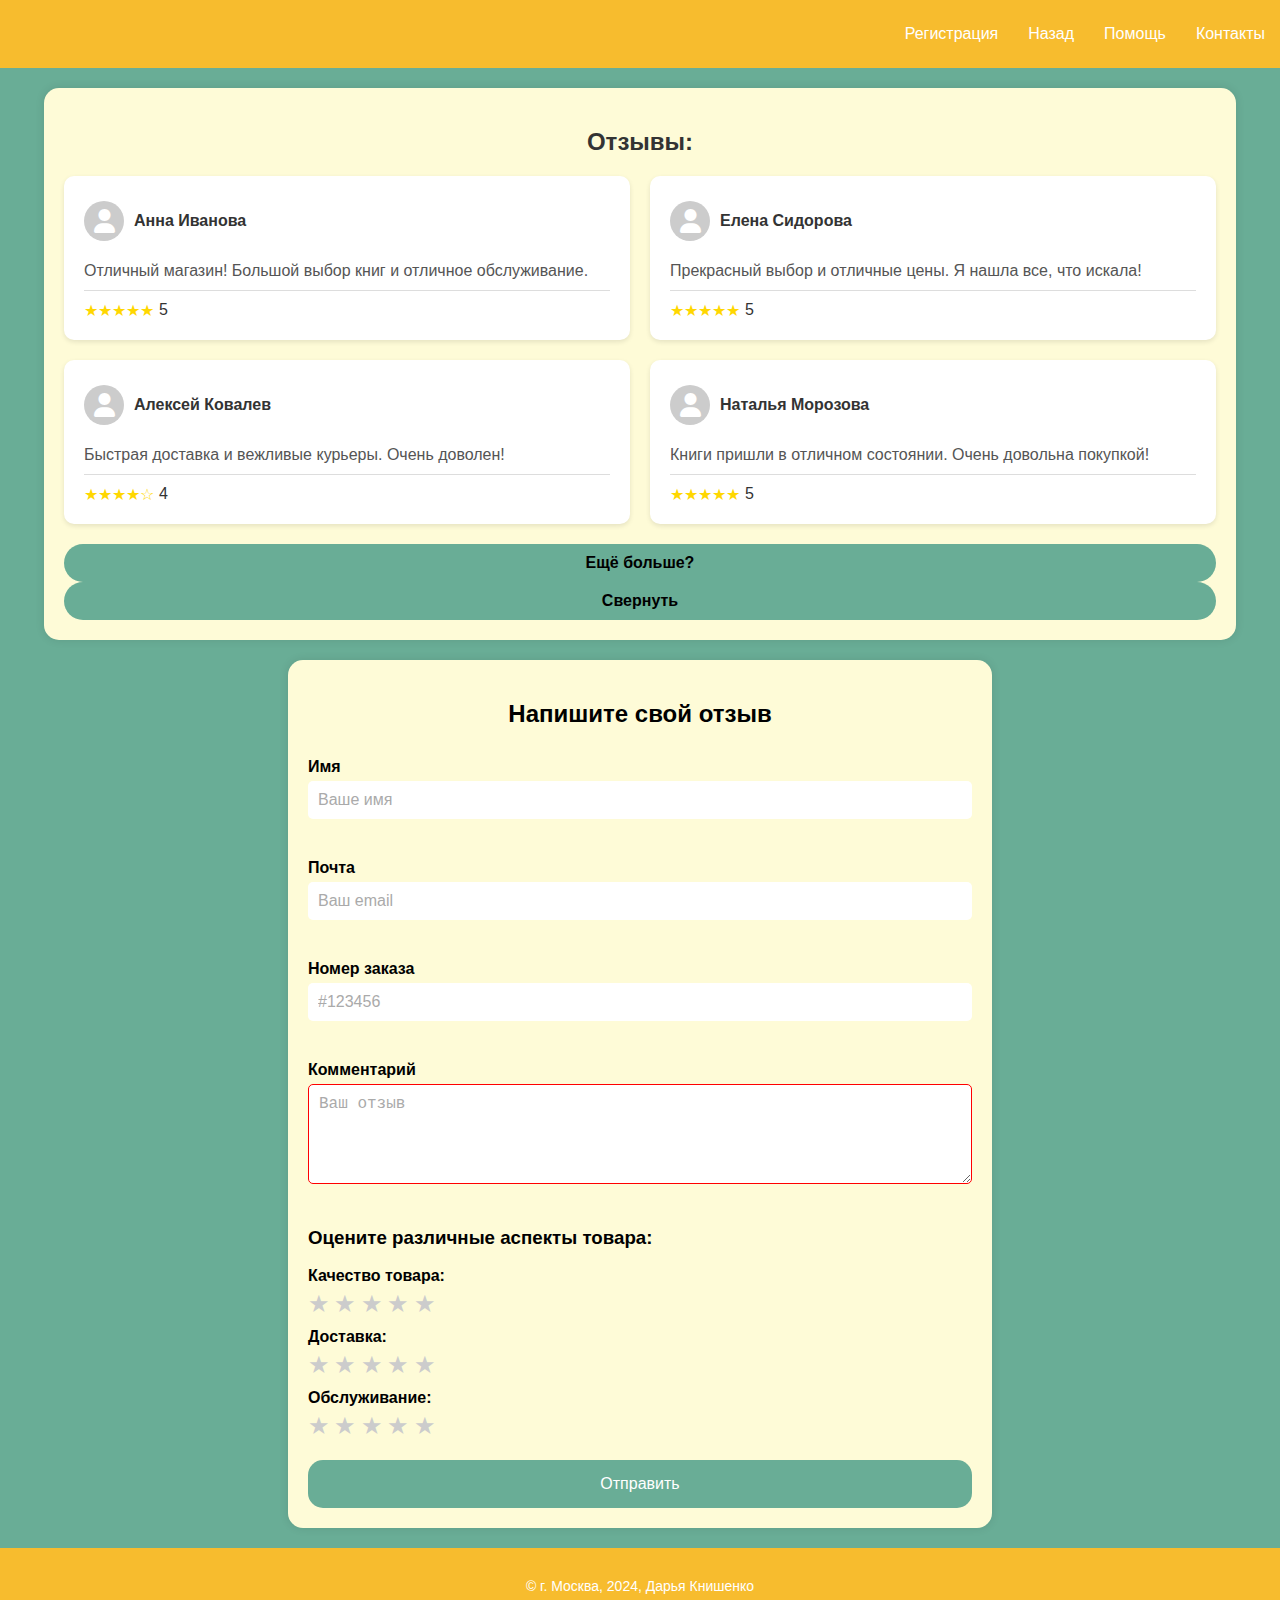
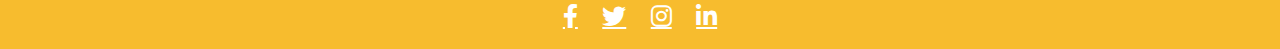
<file: otzovs.html>
<!DOCTYPE html>
<html lang="en">
<head>
    <meta charset="UTF-8">
    <meta name="viewport" content="width=device-width, initial-scale=1.0">
    <link rel="stylesheet" href="https://cdnjs.cloudflare.com/ajax/libs/font-awesome/6.0.0-beta3/css/all.min.css">
    <title>Отзывы</title>
    <link rel="stylesheet" href="otzovs.css">
    <script src="javaotvov.js" defer></script>
</head>
<body>
    <!--Навигация-->
    <nav>
        <ul class="nav-links">
            <li class="register-item"><a href="#" id="register-btn">Регистрация</a></li>
            <li><a href="index.html">Назад</a></li>
            <li><a href="help.html">Помощь</a></li>
            <li><a href="#contact">Контакты</a></li>
        </ul>
        <span class="burger-menu" id="burger-menu">&#9776;</span>
    </nav>

    <!--Регистрация-->
    <div id="register-form" class="register-form">
        <div class="form-content">
            <span class="close-btn">&times;</span>
            <h1 class="form-title">Регистрация</h1>
            <form>
                <label for="username">Логин:</label>
                <input type="text" id="username" name="username" required>
    
                <label for="password">Пароль:</label>
                <input type="password" id="password" name="password" required>
    
                <button type="submit">Зарегистрироваться</button>
            </form>
        </div>
    </div>
    <main>
        <!--Отзывы-->
        <div class="reviews-container">
            <h2>Отзывы:</h2>
            <div class="reviews">
                <div class="review initial-review">
                    <div class="review-header">
                        <div class="avatar">
                            <i class="fas fa-user"></i>
                        </div>
                        <p class="reviewer">Анна Иванова</p>
                    </div>
                    <p class="review-text">Отличный магазин! Большой выбор книг и отличное обслуживание.</p>
                    <div class="review-rating">
                        <span class="stars">★★★★★</span>
                        <span class="rating">5</span>
                    </div>
                </div>
                <div class="review initial-review">
                    <div class="review-header">
                        <div class="avatar">
                            <i class="fas fa-user"></i>
                        </div>
                        <p class="reviewer">Елена Сидорова</p>
                    </div>
                    <p class="review-text">Прекрасный выбор и отличные цены. Я нашла все, что искала!</p>
                    <div class="review-rating">
                        <span class="stars">★★★★★</span>
                        <span class="rating">5</span>
                    </div>
                </div>
                <div class="review initial-review">
                    <div class="review-header">
                        <div class="avatar">
                            <i class="fas fa-user"></i>
                        </div>
                        <p class="reviewer">Алексей Ковалев</p>
                    </div>
                    <p class="review-text">Быстрая доставка и вежливые курьеры. Очень доволен!</p>
                    <div class="review-rating">
                        <span class="stars">★★★★☆</span>
                        <span class="rating">4</span>
                    </div>
                </div>
                <div class="review initial-review">
                    <div class="review-header">
                        <div class="avatar">
                            <i class="fas fa-user"></i>
                        </div>
                        <p class="reviewer">Наталья Морозова</p>
                    </div>
                    <p class="review-text">Книги пришли в отличном состоянии. Очень довольна покупкой!</p>
                    <div class="review-rating">
                        <span class="stars">★★★★★</span>
                        <span class="rating">5</span>
                    </div>
                </div>
    
                <div class="review additional-review hidden">
                    <div class="review-header">
                        <div class="avatar">
                            <i class="fas fa-user"></i>
                        </div>
                        <p class="reviewer">Дмитрий Васильев</p>
                    </div>
                    <p class="review-text">Отличный магазин с большим выбором книг.</p>
                    <div class="review-rating">
                        <span class="stars">★★★★☆</span>
                        <span class="rating">4</span>
                    </div>
                </div>
                <div class="review additional-review hidden">
                    <div class="review-header">
                        <div class="avatar">
                            <i class="fas fa-user"></i>
                        </div>
                        <p class="reviewer">Мария Петрова</p>
                    </div>
                    <p class="review-text">Очень нравится сайт, доставили быстро, книги в хорошем состоянии!</p>
                    <div class="review-rating">
                        <span class="stars">★★★★☆</span>
                        <span class="rating">4</span>
                    </div>
                </div>
                <div class="review additional-review hidden">
                    <div class="review-header">
                        <div class="avatar">
                            <i class="fas fa-user"></i>
                        </div>
                        <p class="reviewer">Сергей Иванов</p>
                    </div>
                    <p class="review-text">Покупал книги в этом магазине не раз, всегда доволен качеством!</p>
                    <div class="review-rating">
                        <span class="stars">★★★★★</span>
                        <span class="rating">5</span>
                    </div>
                </div>
                <div class="review additional-review hidden">
                    <div class="review-header">
                        <div class="avatar">
                            <i class="fas fa-user"></i>
                        </div>
                        <p class="reviewer">Виктория Белова</p>
                    </div>
                    <p class="review-text">Отличный выбор литературы, всегда находит нужную книгу для меня.</p>
                    <div class="review-rating">
                        <span class="stars">★★★★★</span>
                        <span class="rating">5</span>
                    </div>
                </div>
            </div>
    
            <!-- Кнопки -->
            <div class="more-reviews">
                <button id="show-more" class="more-button">Ещё больше?</button>
                <button id="show-less" class="more-button hidden">Свернуть</button>
            </div>
        </div>
        
        <!-- Форма -->
        <div class="review-form-container">
            <h2>Напишите свой отзыв</h2>
            <form id="reviewForm" action="#" method="post">
                <div class="form-group">
                    <label for="name">Имя</label>
                    <input type="text" id="name" name="name" placeholder="Ваше имя" required>
                    <div class="error-message" id="nameError">Заполните это поле</div>
                </div>
        
                <div class="form-group">
                    <label for="email">Почта</label>
                    <input type="email" id="email" name="email" placeholder="Ваш email" required>
                    <div class="error-message" id="emailError">Заполните это поле</div>
                </div>
        
                <div class="form-group">
                    <label for="orderNumber">Номер заказа</label>
                    <input type="text" id="orderNumber" name="orderNumber" placeholder="#123456" required>
                    <div class="error-message" id="orderError">Заполните это поле</div>
                </div>
        
                <div class="form-group">
                    <label for="comment">Комментарий</label>
                    <textarea id="comment" name="comment" placeholder="Ваш отзыв" required></textarea>
                    <div class="error-message" id="commentError">Заполните это поле</div>
                </div>
        
                <div class="rating-aspects">
                    <h3>Оцените различные аспекты товара:</h3>
        
                    <div class="rating-item">
                        <label for="quality">Качество товара:</label>
                        <div class="stars" id="quality">
                            <span class="star" data-value="1">&#9733;</span>
                            <span class="star" data-value="2">&#9733;</span>
                            <span class="star" data-value="3">&#9733;</span>
                            <span class="star" data-value="4">&#9733;</span>
                            <span class="star" data-value="5">&#9733;</span>
                        </div>
                    </div>
        
                    <div class="rating-item">
                        <label for="delivery">Доставка:</label>
                        <div class="stars" id="delivery">
                            <span class="star" data-value="1">&#9733;</span>
                            <span class="star" data-value="2">&#9733;</span>
                            <span class="star" data-value="3">&#9733;</span>
                            <span class="star" data-value="4">&#9733;</span>
                            <span class="star" data-value="5">&#9733;</span>
                        </div>
                    </div>
        
                    <div class="rating-item">
                        <label for="service">Обслуживание:</label>
                        <div class="stars" id="service">
                            <span class="star" data-value="1">&#9733;</span>
                            <span class="star" data-value="2">&#9733;</span>
                            <span class="star" data-value="3">&#9733;</span>
                            <span class="star" data-value="4">&#9733;</span>
                            <span class="star" data-value="5">&#9733;</span>
                        </div>
                    </div>
                </div>
        
                <button type="submit" id="submitButton">Отправить</button>
            </form>
        </div>
        
    </main>
    <!-- Футер -->
    <footer id="contact">
        <p>&copy; г. Москва, 2024, Дарья Книшенко</p>
        <div class="social-icons">
            <a href="https://www.facebook.com" target="_blank" class="fab fa-facebook-f"></a>
            <a href="https://www.twitter.com" target="_blank" class="fab fa-twitter"></a>
            <a href="https://www.instagram.com" target="_blank" class="fab fa-instagram"></a>
            <a href="https://www.linkedin.com" target="_blank" class="fab fa-linkedin-in"></a>
        </div>
    </footer>
</body>
</html>
</file>
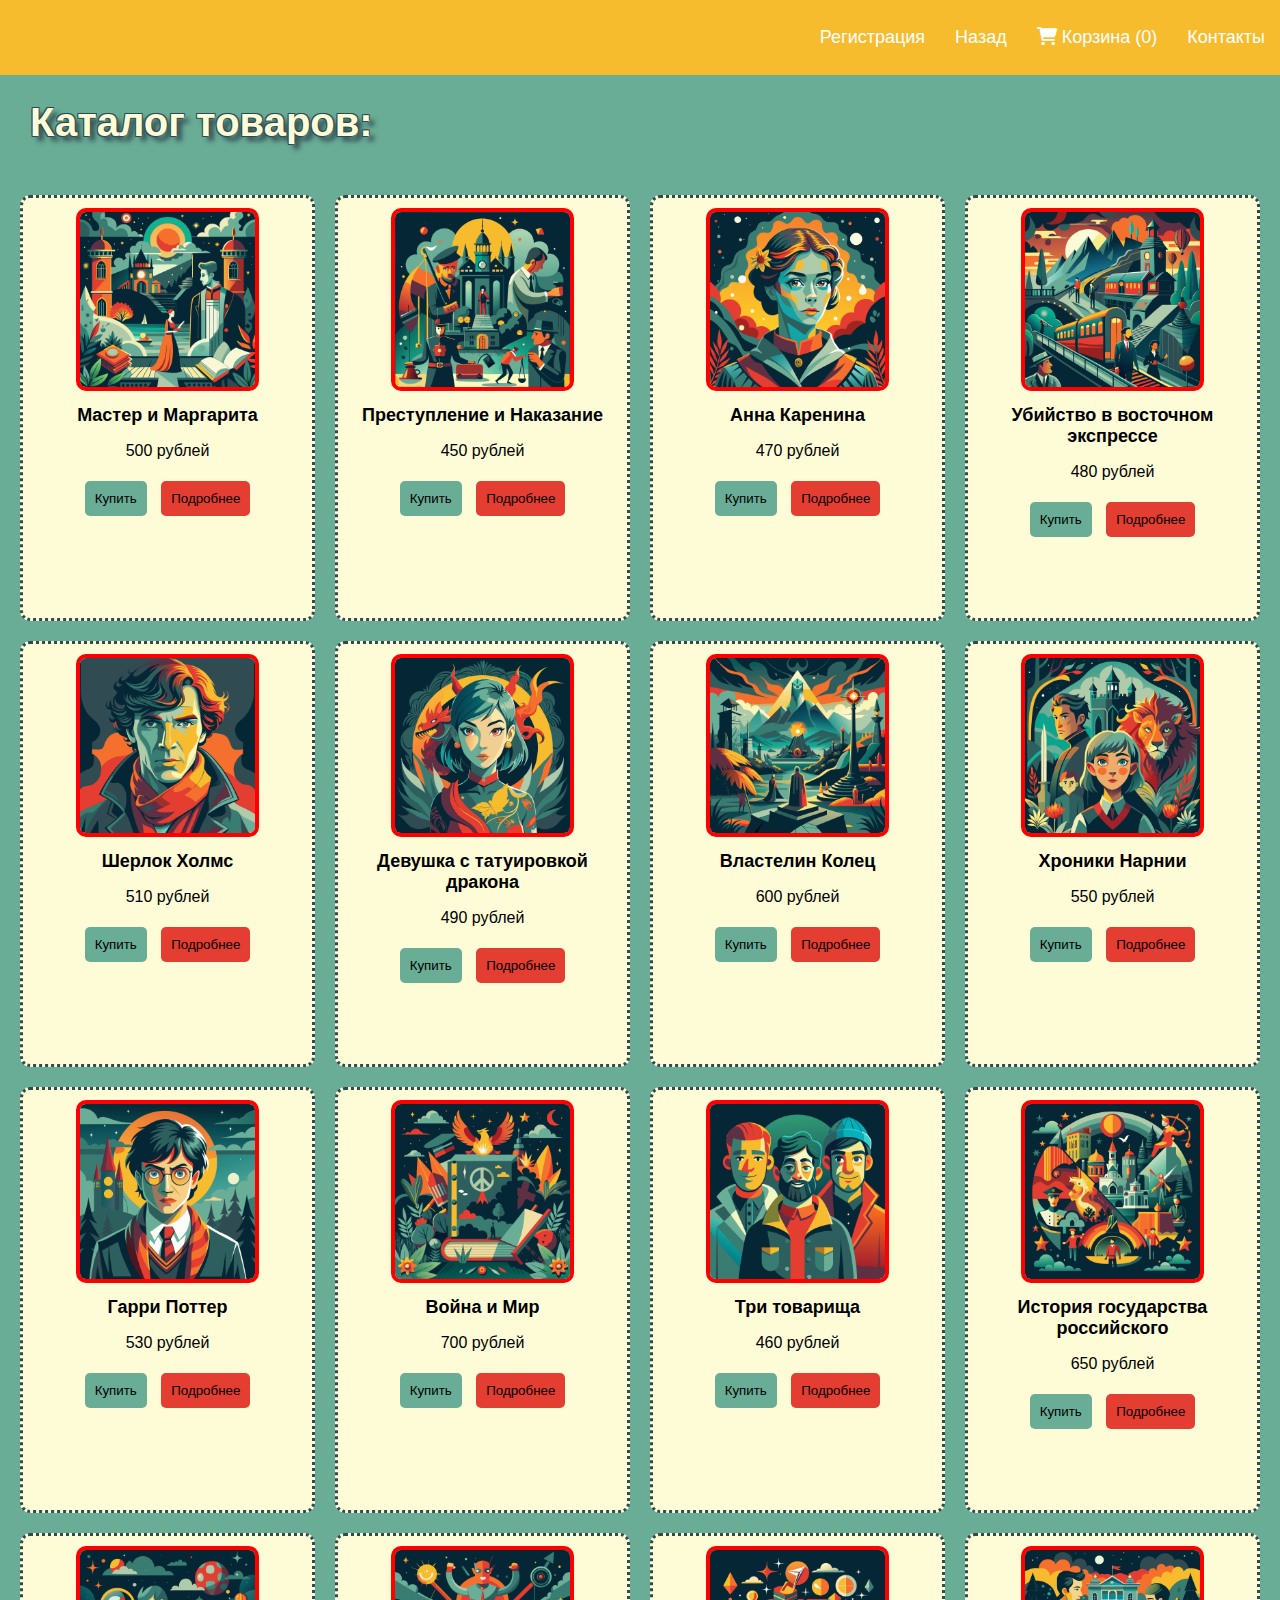
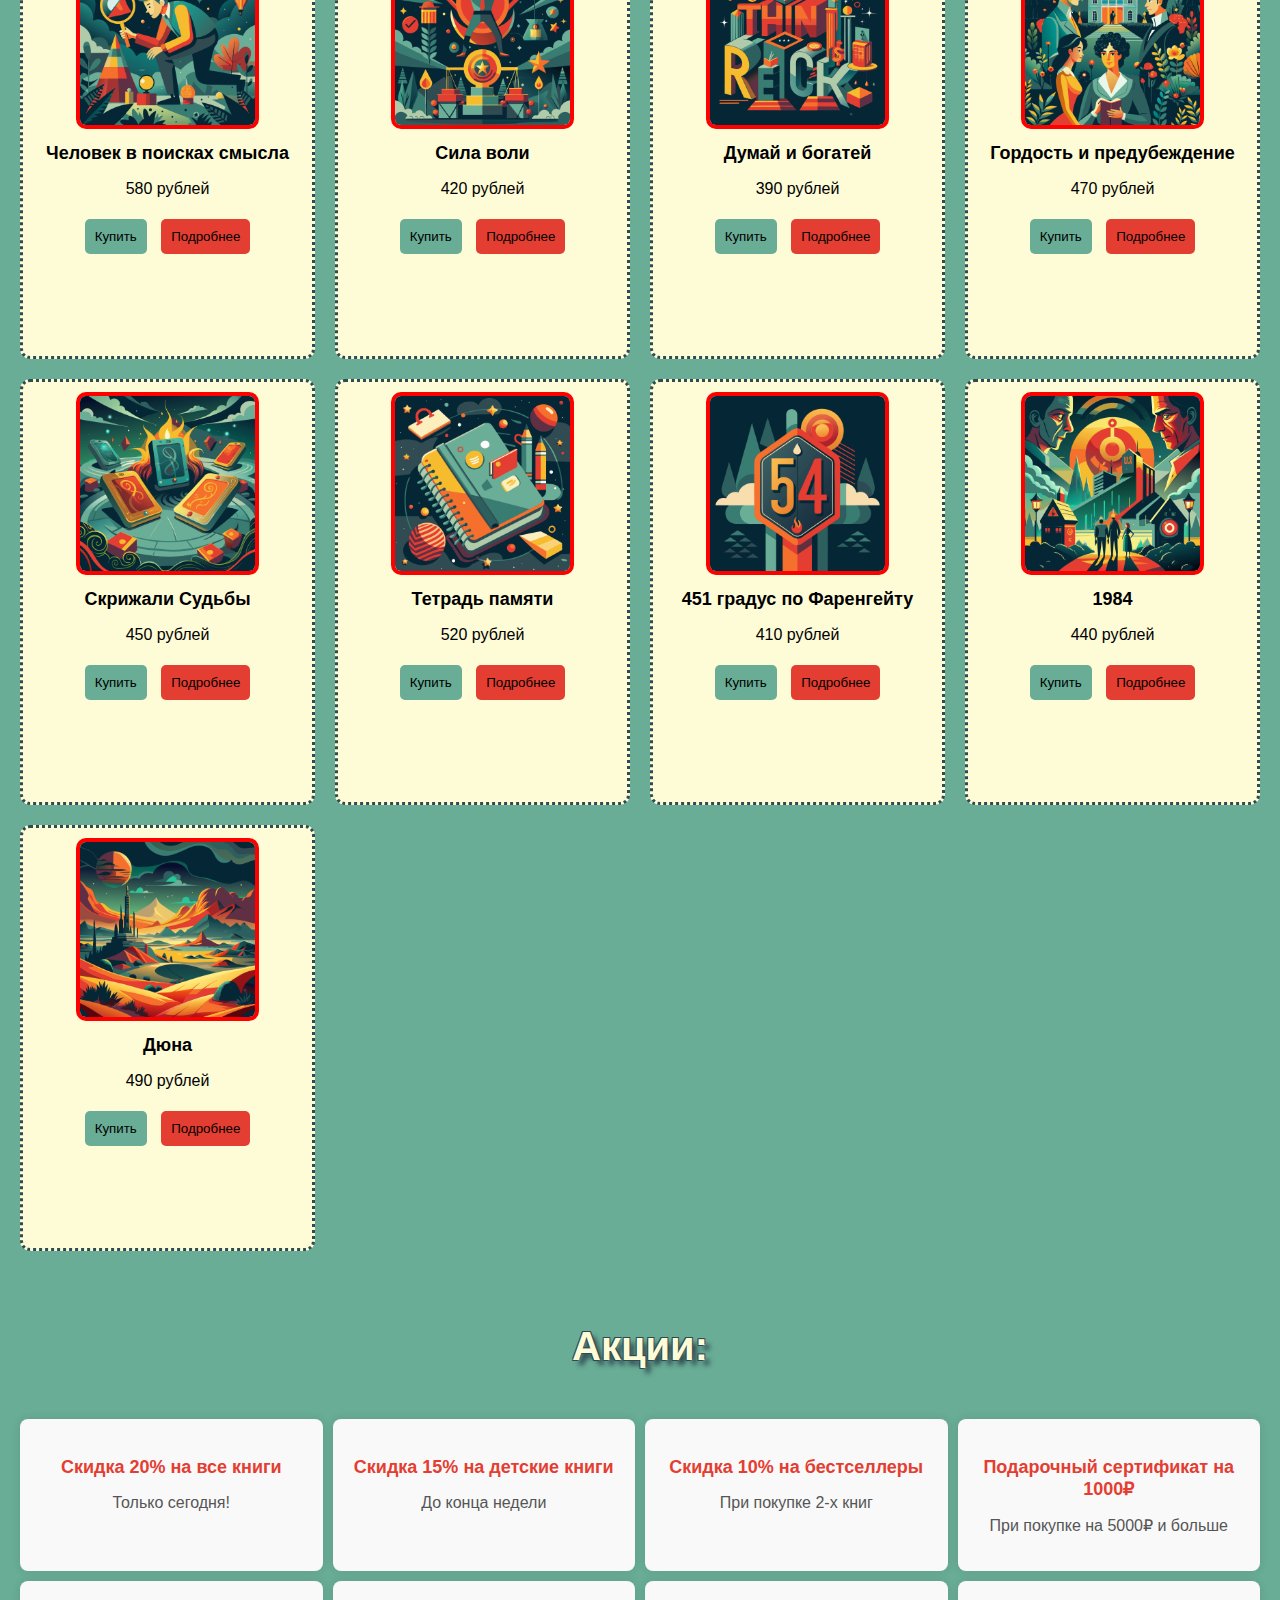
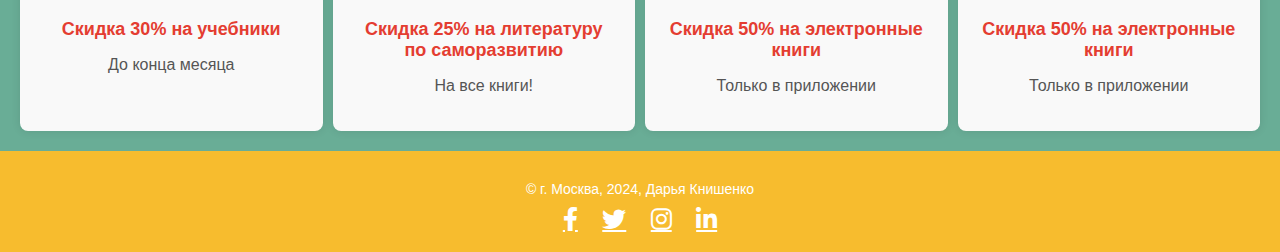
<file: shop.html>
<!DOCTYPE html>
<html lang="ru">
<head>
    <meta charset="UTF-8">
    <meta name="viewport" content="width=device-width, initial-scale=1.0">
    <link rel="stylesheet" href="https://cdnjs.cloudflare.com/ajax/libs/font-awesome/6.0.0-beta3/css/all.min.css">
    <title>Жанры литературы</title>
    <link rel="stylesheet" href="shop.css">
    <script src="javashop.js" defer></script>
</head>
<body>
    <!--Навигация-->
    <nav>
        <ul class="nav-links">
            <li class="register-item"><a href="#" id="register-btn">Регистрация</a></li>
            <li><a href="index.html">Назад</a></li>
            <li><button id="cart-btn" class="cart-button"><i class="fas fa-shopping-cart"></i> Корзина (<span id="cart-count">0</span>)</button></li>
            <li><a href="#contact">Контакты</a></li>
        </ul>
        <span class="burger-menu" id="burger-menu">&#9776;</span>
    </nav>

    <!--Регистрация-->
    <div id="register-form" class="register-form">
        <div class="form-content">
            <span class="close-btn">&times;</span>
            <h1 class="form-title">Регистрация</h1>
            <form>
                <label for="username">Логин:</label>
                <input type="text" id="username" name="username" required>
    
                <label for="password">Пароль:</label>
                <input type="password" id="password" name="password" required>
    
                <button type="submit">Зарегистрироваться</button>
            </form>
        </div>
    </div>

    <!-- Корзина -->
    <div id="cart-popup" class="cart-popup">
    <span id="close-cart-btn" class="cart-close-btn">&times;</span>
    <h2>Ваша корзина:</h2>

    <!-- Фильтрация по цене в корзине -->
    <div class="cart-filters">
        <input type="number" id="cart-min-price" placeholder="Мин. цена" />
        <input type="number" id="cart-max-price" placeholder="Макс. цена" />
        <button id="apply-cart-filters-btn">Применить фильтры</button>
    </div>

    <button id="sort-price-btn">↑↓ Сортировка по цене</button>
    
    <div id="cart-items"></div>
    <div id="empty-cart-message" style="display: none;">Ваша корзина пуста...</div>
    <div class="cart-total-clear">
        <p id="total-price">Итого: 0 рублей</p>
        <button id="clear-cart-btn">Очистить корзину</button>
    </div>
    </div>


    <main>
        <h2 class="gallery-title">Каталог товаров:</h2>
        <div class="catalog">
    <!-- Мастер и Маргарита -->
    <div class="book-card">
        <img src="the-master-and-margarita (1).png" alt="Мастер и Маргарита">
        <h2>Мастер и Маргарита</h2>
        <p class="price">500 рублей</p>
        <button class="buy-btn">Купить</button>
        <button class="details-btn">Подробнее</button>
        <p class="description" style="display: none;">Роман Михаила Булгакова, в котором реальность переплетается с фантастикой и мистикой. История о любви и борьбе между силами добра и зла.</p>
        <button class="collapse-btn" style="display: none;">←</button>
    </div>

    <!-- Преступление и Наказание -->
    <div class="book-card">
        <img src="crime-and-punishment (1).png" alt="Преступление и Наказание">
        <h2>Преступление и Наказание</h2>
        <p class="price">450 рублей</p>
        <button class="buy-btn">Купить</button>
        <button class="details-btn">Подробнее</button>
        <p class="description" style="display: none;">Роман Федора Достоевского о студенте, который решается на убийство и испытывает моральные муки. Одно из важнейших произведений русской литературы.</p>
        <button class="collapse-btn" style="display: none;">←</button>
    </div>

    <!-- Анна Каренина -->
    <div class="book-card">
        <img src="anna-karenina (1).png" alt="Анна Каренина">
        <h2>Анна Каренина</h2>
        <p class="price">470 рублей</p>
        <button class="buy-btn">Купить</button>
        <button class="details-btn">Подробнее</button>
        <p class="description" style="display: none;">Роман Льва Толстого, в котором повествуется о трагической судьбе женщины, оказавшейся между семьей и страстью. Классика мировой литературы.</p>
        <button class="collapse-btn" style="display: none;">←</button>
    </div>

    <!-- Убийство в восточном экспрессе -->
    <div class="book-card">
        <img src="murder-on-the-orient-express (1).png" alt="Убийство в восточном экспрессе">
        <h2>Убийство в восточном экспрессе</h2>
        <p class="price">480 рублей</p>
        <button class="buy-btn">Купить</button>
        <button class="details-btn">Подробнее</button>
        <p class="description" style="display: none;">Детективный роман Агаты Кристи, в котором Эркюль Пуаро расследует убийство, произошедшее в поезде. Логика и психологические загадки.</p>
        <button class="collapse-btn" style="display: none;">←</button>
    </div>

    <!-- Шерлок Холмс -->
    <div class="book-card">
        <img src="sherlock-holmes (1).png" alt="Шерлок Холмс">
        <h2>Шерлок Холмс</h2>
        <p class="price">510 рублей</p>
        <button class="buy-btn">Купить</button>
        <button class="details-btn">Подробнее</button>
        <p class="description" style="display: none;">Шерлок Холмс — знаменитый детектив, созданный Артуром Конан Дойлом, который решает самые запутанные преступления, используя свою логику и внимание к деталям.</p>
        <button class="collapse-btn" style="display: none;">←</button>
    </div>

    <!-- Девушка с татуировкой дракона -->
    <div class="book-card">
        <img src="the-girl-with-the-dragon-tattoo (1).png" alt="Девушка с татуировкой дракона">
        <h2>Девушка с татуировкой дракона</h2>
        <p class="price">490 рублей</p>
        <button class="buy-btn">Купить</button>
        <button class="details-btn">Подробнее</button>
        <p class="description" style="display: none;">Триллер Стига Ларссона, где журналист и хакер расследуют исчезновение девушки. Напряженный сюжет и захватывающие повороты.</p>
        <button class="collapse-btn" style="display: none;">←</button>
    </div>

    <!-- Властелин Колец -->
    <div class="book-card">
        <img src="lord-of-the-rings (1).png" alt="Властелин Колец">
        <h2>Властелин Колец</h2>
        <p class="price">600 рублей</p>
        <button class="buy-btn">Купить</button>
        <button class="details-btn">Подробнее</button>
        <p class="description" style="display: none;">Эпопея Дж. Р. Р. Толкиена, в которой группа героев отправляется в опасное путешествие, чтобы уничтожить кольцо всевластия. Эпическая борьба добра и зла.</p>
        <button class="collapse-btn" style="display: none;">←</button>
    </div>

    <!-- Хроники Нарнии -->
    <div class="book-card">
        <img src="the-chronicles-of-narnia (1).png" alt="Хроники Нарнии">
        <h2>Хроники Нарнии</h2>
        <p class="price">550 рублей</p>
        <button class="buy-btn">Купить</button>
        <button class="details-btn">Подробнее</button>
        <p class="description" style="display: none;">Серия фэнтезийных романов Клайва Льюиса, где дети попадают в волшебную страну Нарнии, где им предстоит сражаться с силами зла.</p>
        <button class="collapse-btn" style="display: none;">←</button>
    </div>

    <!-- Гарри Поттер -->
    <div class="book-card">
        <img src="harry-potter (1).png" alt="Гарри Поттер">
        <h2>Гарри Поттер</h2>
        <p class="price">530 рублей</p>
        <button class="buy-btn">Купить</button>
        <button class="details-btn">Подробнее</button>
        <p class="description" style="display: none;">Серия книг Джоан Роулинг о волшебной школе Хогвартс и юном волшебнике Гарри Поттере, который сражается со злом, стремящимся захватить мир.</p>
        <button class="collapse-btn" style="display: none;">←</button>
    </div>

    <!-- Война и Мир -->
    <div class="book-card">
        <img src="war-and-peace (1).png" alt="Война и Мир">
        <h2>Война и Мир</h2>
        <p class="price">700 рублей</p>
        <button class="buy-btn">Купить</button>
        <button class="details-btn">Подробнее</button>
        <p class="description" style="display: none;">Великое произведение Льва Толстого, описывающее судьбы аристократов во время Наполеоновских войн, их переживания и размышления о жизни.</p>
        <button class="collapse-btn" style="display: none;">←</button>
    </div>

    <!-- Три товарища -->
    <div class="book-card">
        <img src="three-comrades (1).png" alt="Три товарища">
        <h2>Три товарища</h2>
        <p class="price">460 рублей</p>
        <button class="buy-btn">Купить</button>
        <button class="details-btn">Подробнее</button>
        <p class="description" style="display: none;">Роман Эриха Марии Ремарка, рассказывающий о трех молодых друзьях в послевоенной Германии, переживающих тяжелые последствия войны.</p>
        <button class="collapse-btn" style="display: none;">←</button>
    </div>

    <!-- История государства российского -->
    <div class="book-card">
        <img src="the-history-of-the-russian-state (1).png" alt="История государства российского">
        <h2>История государства российского</h2>
        <p class="price">650 рублей</p>
        <button class="buy-btn">Купить</button>
        <button class="details-btn">Подробнее</button>
        <p class="description" style="display: none;">Историческое произведение Николая Карамзина, которое охватывает историю России с самых древних времен до начала XIX века.</p>
        <button class="collapse-btn" style="display: none;">←</button>
    </div>

    <!-- Человек в поисках смысла -->
    <div class="book-card">
        <img src="a-man-in-search-of-meaning (1).png" alt="Человек в поисках смысла">
        <h2>Человек в поисках смысла</h2>
        <p class="price">580 рублей</p>
        <button class="buy-btn">Купить</button>
        <button class="details-btn">Подробнее</button>
        <p class="description" style="display: none;">Книга Виктора Франкла, в которой он делится своим опытом выживания в концлагерях и рассказывает о поиске смысла в жизни.</p>
        <button class="collapse-btn" style="display: none;">←</button>
    </div>

    <!-- Сила воли -->
    <div class="book-card">
        <img src="willpower (1).png" alt="Сила воли">
        <h2>Сила воли</h2>
        <p class="price">420 рублей</p>
        <button class="buy-btn">Купить</button>
        <button class="details-btn">Подробнее</button>
        <p class="description" style="display: none;">Книга Келли Макгонигал о том, как развить силу воли и достичь своих целей, преодолевая внутренние препятствия.</p>
        <button class="collapse-btn" style="display: none;">←</button>
    </div>

    <!-- Думай и богатей -->
    <div class="book-card">
        <img src="think-and-get-rich (1).png" alt="Думай и богатей">
        <h2>Думай и богатей</h2>
        <p class="price">390 рублей</p>
        <button class="buy-btn">Купить</button>
        <button class="details-btn">Подробнее</button>
        <p class="description" style="display: none;">Книга Наполеона Хилла, в которой он делится принципами достижения успеха и богатства через силу мышления.</p>
        <button class="collapse-btn" style="display: none;">←</button>
    </div>

    <!-- Гордость и предубеждение -->
    <div class="book-card">
        <img src="pride-and-prejudice (1).png" alt="Гордость и предубеждение">
        <h2>Гордость и предубеждение</h2>
        <p class="price">470 рублей</p>
        <button class="buy-btn">Купить</button>
        <button class="details-btn">Подробнее</button>
        <p class="description" style="display: none;">Классический роман Джейн Остин о любви и социальном положении, который рассказывает о непростых отношениях между Элизабет Беннет и мистером Дарси.</p>
        <button class="collapse-btn" style="display: none;">←</button>
    </div>

    <!-- Скрижали Судьбы -->
    <div class="book-card">
        <img src="the-tablets-of-fate (1).png" alt="Скрижали Судьбы">
        <h2>Скрижали Судьбы</h2>
        <p class="price">450 рублей</p>
        <button class="buy-btn">Купить</button>
        <button class="details-btn">Подробнее</button>
        <p class="description" style="display: none;">Фантастический роман о путешествиях во времени и изменении судеб. Рассказ о судьбе человека, решающего судьбоносные проблемы.</p>
        <button class="collapse-btn" style="display: none;">←</button>
    </div>

    <!-- Тетрадь памяти -->
    <div class="book-card">
        <img src="memory-notebook (1).png" alt="Тетрадь памяти">
        <h2>Тетрадь памяти</h2>
        <p class="price">520 рублей</p>
        <button class="buy-btn">Купить</button>
        <button class="details-btn">Подробнее</button>
        <p class="description" style="display: none;">История о том, как воспоминания о прошлом могут изменить настоящее и будущее человека. Психологический роман с глубоким смыслом.</p>
        <button class="collapse-btn" style="display: none;">←</button>
    </div>

    <!-- 451 градус по Фаренгейту -->
    <div class="book-card">
        <img src="451-degrees-fahrenheit (1).png" alt="451 градус по Фаренгейту">
        <h2>451 градус по Фаренгейту</h2>
        <p class="price">410 рублей</p>
        <button class="buy-btn">Купить</button>
        <button class="details-btn">Подробнее</button>
        <p class="description" style="display: none;">Антиутопия Рэя Брэдбери, в которой описывается общество, где книги запрещены, а их уничтожение становится частью государственной политики.</p>
        <button class="collapse-btn" style="display: none;">←</button>
    </div>

    <!-- 1984 -->
    <div class="book-card">
        <img src="1984 (1).png" alt="1984">
        <h2>1984</h2>
        <p class="price">440 рублей</p>
        <button class="buy-btn">Купить</button>
        <button class="details-btn">Подробнее</button>
        <p class="description" style="display: none;">Роман Джорджа Оруэлла о тоталитарном государстве, где индивидуальные права подавляются, а свобода мысли уничтожена.</p>
        <button class="collapse-btn" style="display: none;">←</button>
    </div>

    <!-- Дюна -->
    <div class="book-card">
        <img src="dune (1).png" alt="Дюна">
        <h2>Дюна</h2>
        <p class="price">490 рублей</p>
        <button class="buy-btn">Купить</button>
        <button class="details-btn">Подробнее</button>
        <p class="description" style="display: none;">Эпический научно-фантастический роман Фрэнка Герберта о борьбе за власть и ресурсы на пустынной планете Дюна.</p>
        <button class="collapse-btn" style="display: none;">←</button>
    </div>
        </div>

        <section class="offers">
            <h2>Акции:</h2>
            <div class="offers-grid">
                <div class="offer-item">
                    <h3>Скидка 20% на все книги</h3>
                    <p>Только сегодня!</p>
                </div>
                <div class="offer-item">
                    <h3>Скидка 15% на детские книги</h3>
                    <p>До конца недели</p>
                </div>
                <div class="offer-item">
                    <h3>Скидка 10% на бестселлеры</h3>
                    <p>При покупке 2-х книг</p>
                </div>
                <div class="offer-item">
                    <h3>Подарочный сертификат на 1000₽</h3>
                    <p>При покупке на 5000₽ и больше</p>
                </div>
                <div class="offer-item">
                    <h3>Скидка 30% на учебники</h3>
                    <p>До конца месяца</p>
                </div>
                <div class="offer-item">
                    <h3>Скидка 25% на литературу по саморазвитию</h3>
                    <p>На все книги!</p>
                </div>
                <div class="offer-item">
                    <h3>Скидка 50% на электронные книги</h3>
                    <p>Только в приложении</p>
                </div>
                <div class="offer-item">
                    <h3>Скидка 50% на электронные книги</h3>
                    <p>Только в приложении</p>
                </div>
            </div>
        </section>
        
    </main>
    <!-- Футер -->
    <footer id="contact">
        <p>&copy; г. Москва, 2024, Дарья Книшенко</p>
        <div class="social-icons">
            <a href="https://www.facebook.com" target="_blank" class="fab fa-facebook-f"></a>
            <a href="https://www.twitter.com" target="_blank" class="fab fa-twitter"></a>
            <a href="https://www.instagram.com" target="_blank" class="fab fa-instagram"></a>
            <a href="https://www.linkedin.com" target="_blank" class="fab fa-linkedin-in"></a>
        </div>
    </footer>
</body>
</html>
</file>
<file: style.css>
body {
    font-family: Arial, sans-serif;
    margin: 0;
    padding: 0;
    background-color: #69AD96;
}

header {
    width: 100%;
    height: 200px;
    position: relative;
    overflow: hidden;
}

header img {
    width: 100%;
    height: 100%;
    object-fit: cover;
    object-position: 10%;
    position: absolute;
    top: 0;
    left: 0;
}

/* Навигация */
nav {
    background-color: #F7BC2E;
    position: sticky;
    top: 0;
    z-index: 9999; 
    display: flex;
    justify-content: flex-end; 
    align-items: center;
}

nav ul {
    list-style-type: none;
    margin: 0px;
    display: flex;
    align-items: center;
}

/* Бургер-меню */
.burger-menu {
    display: none; 
    cursor: pointer;
    font-size: 40px;
    color: #304A52;
    margin-right: 20px;
}

.nav-links li {
    display: block;
    margin: 10px 0;
}

.nav-links li a {
    display: block;
    color: white;
    text-align: center;
    padding: 15px;
    text-decoration: none;
}

.nav-links.active {
    display: block;
    background-color: #F7BC2E;
    padding: 10px;
    width: 100%; 
    box-sizing: border-box; 
}

.nav-links li a:hover {
    background-color: #304A52;
    border-radius: 15px;
}

/* Стиль для кнопки регистрации */
#register-btn {
    margin-left: 0;
    background-color: #F7BC2E;
    border-radius: 10px;
}

#register-btn:hover {
    background-color: #304A52;
}

/* Регистрация */
.register-form {
    display: none;
    position: fixed;
    top: 50%;
    left: 50%;
    transform: translate(-50%, -50%);
    background-color: #336563;
    padding: 20px;
    border-radius: 15px;
    color: #FEFBD7;
    z-index: 9999;
}

.form-content {
    width: 400px;
}

.form-content h2 {
    text-align: center;
}

form {
    display: flex;
    flex-direction: column;
}

form label {
    margin: 10px 0 5px;
}

form input {
    padding: 10px;
    margin-bottom: 10px;
    border-radius: 5px;
    border: none;
}

form button {
    padding: 15px;
    background-color: #69AD96;
    border-radius: 15px;
    cursor: pointer;
    border: none;
    margin-top: 20px;
}

form button:hover {
    background-color: #FEFBD7;
    border-radius: 15px;
}

/* Кнопка закрытия */
.close-btn {
    color: #FEFBD7;
    font-size: 28px;
    font-weight: bold;
    float: right;
    cursor: pointer;
}

.close-btn:hover,
.close-btn:focus {
    text-decoration: none;
}

/* Адаптация для мобильных устройств */
@media (max-width: 600px) {
    .form-content {
        width: 300px; 
        padding: 10px; 
    }

    form input {
        padding: 8px; 
    }

    form button {
        padding: 12px; 
    }

    .close-btn {
        font-size: 24px; 
    }
}


main {
    padding: 20px;
}

/* Стили для секции home */
#home {
    background-color: #304A52;
    color: #FEFBD7;
    padding: 20px;
    border-radius: 10px;
    margin-bottom: 20px;
    box-shadow: 0 2px 4px rgba(0, 0, 0, 0.1);
    display: flex;
    flex-wrap: wrap;
    justify-content: space-between;
    text-align: justify; 
}

.home-content {
    display: flex;
    flex-wrap: wrap;
    align-items: center;
    width: 100%;
}

.home-image {
    width: 300px;
    height: auto;
    margin-right: 20px;
    border-radius: 8px;
    object-fit: cover;
}

.home-text {
    width: calc(100% - 320px); 
    text-align: justify; 
}

.home-text h2 {
    color: #FEFBD7;
    text-align: left;
    margin-bottom: 15px;
}

/* Новости */
#news-container {
    display: flex;
    flex-wrap: wrap;
    justify-content: space-between;
    margin: 20px;
}

.news-column {
    width: 48%;
    display: flex;
    flex-direction: column;
}

.news-block {
    background-color: #FEFBD7;
    padding: 15px;
    margin-bottom: 20px;
    position: relative;
    overflow: hidden;
    border: 2px dashed black;
    text-align: justify; 
}

.news-title {
    font-weight: bold;
}

.separator {
    width: 100%;
    height: 2px;
    background-color: black;
    margin: 10px 0;
}

.news-content {
    position: relative;
}

.read-more-btn {
    margin-top: 10px;
    background-color: #69AD96;
    border: none;
    color: white;
    padding: 10px;
    cursor: pointer;
    border-radius: 5px;
}

.read-more-btn:hover {
    background-color: #336563;
}

.news-block.expanded .news-content {
    max-height: none;
}

/* Стили для анимации */
.news-block {
    border: 2px solid transparent;
    border-radius: 10px;
    padding: 15px;
    position: relative;
    transition: border 0.5s ease;
}

.news-block:hover {
    border: 2px solid #304A52;
}


/* Стили для галереи жанров */
.genre-gallery {
    background-color: #FEFBD7;
    padding: 20px;
    text-align: center;
    border-radius: 15px; 
}

.genre-gallery h2 {
    margin-bottom: 20px;
    font-size: 24px;
    color: #304A52;
}

.gallery-wrapper {
    display: flex;
    align-items: center;
    justify-content: center;
    position: relative;
    padding: 20px;
}

.gallery {
    display: flex;
    overflow: hidden;
    width: 80%;
    scroll-behavior: smooth;
}

.gallery .genre-item {
    position: relative;
    margin-right: 20px;
}

.gallery img {
    width: 250px;
    height: 250px;
    border-radius: 15px;
    border: 4px dashed #304A52; 
}

/* Блок с текстом и кнопкой */
.card-info {
    position: absolute;
    top: 50%;
    left: 50%;
    transform: translate(-50%, -50%);
    color: white;
    text-align: center;
    visibility: hidden;
    opacity: 0;
    transition: opacity 0.3s ease;
    width: calc(100% - 20px); 
    height: calc(100% - 20px); 
    background: rgba(0, 0, 0, 0.5);
    border-radius: 10px;
    padding: 40px;
    box-sizing: border-box; 
}

.genre-item:hover .card-info {
    visibility: visible;
    opacity: 1;
}

/* Описание жанра */
.card-info h3 {
    margin: 10px 0;
    font-size: 18px;
    color: white;
}

.card-info p {
    font-size: 14px;
    margin-bottom: 10px;
}

/* Кнопка */
.card-info a {
    display: inline-block;
    background-color: #304A52;
    color: white;
    text-decoration: none;
    padding: 10px 10px;
    border-radius: 10px;
    cursor: pointer;
    font-size: 16px;
}

.card-info a:hover {
    background-color: #F7BC2E;
}

/* Стрелочки */
.arrow {
    background-color: #304A52;
    color: white;
    border: none;
    padding: 12px;
    cursor: pointer;
    position: absolute;
    top: 50%;
    transform: translateY(-50%);
    z-index: 1;
    border-radius: 30%;
}

.left-arrow {
    left: 0;
}

.right-arrow {
    right: 0;
}

/* Контейнер для книг */
.product-gallery {
    text-align: center;
    padding: 40px 20px;
}

.gallery-title {
    font-size: 40px;
    color: #FEFBD7;
    margin-bottom: 20px;
    text-shadow: 5px 5px 5px #304A52, -1px -1px 0px #304A52, 1px -1px 0px #304A52, -1px 1px 0px #304A52; 
    padding: 10px;
    display: inline-block;
    border-radius: 10px;
}

/* Контейнер с карточками */
.product-container {
    display: grid;
    grid-template-columns: repeat(3, 1fr); 
    column-gap: 0px; 
    row-gap: 20px;   
    justify-items: center;
}

/* Адаптация для маленьких экранов */
@media (max-width: 768px) {
    .product-container {
        display: flex;
        flex-wrap: nowrap; 
        overflow-x: auto; 
        gap: 15px; 
        padding-bottom: 10px; 
    }

    .product-item {
        flex: 0 0 auto; 
        width: 200px; 
        text-align: center;
    }
}

/* Стиль для карточек */
.product-item {
    background-color: #FEFBD7;
    border: 2px solid #E43D31;
    border-radius: 10px;
    padding: 10px;
    width: 200px;
    text-align: center;
}

.product-item img {
    width: 100%;
    height: auto;
    border-radius: 8px;
    margin-bottom: 10px;
}

.product-item p {
    font-size: 16px;
    color: #304A52;
    margin-top: 10px;
}

.shop-button {
    display: inline-block;
    background-color: #F7BC2E;
    color: white;
    padding: 15px 30px;
    text-decoration: none;
    font-size: 18px;
    border-radius: 30px;
    margin-top: 30px;
    transition: background-color 0.3s;
}

.shop-button:hover {
    background-color: #304A52;
}

/* Отзывы */
.reviews-container {
    width: 90%;
    margin: 0 auto;
    padding: 20px;
    background-color: #304A52;
    border-radius: 15px;
    box-shadow: 0 0 10px rgba(0, 0, 0, 0.1);
}

.reviews-container h2 {
    text-align: center;
    margin-bottom: 20px;
    font-size: 30px;
    color: #FEFBD7;
}

.reviews {
    display: flex;
    flex-direction: column;
    gap: 20px;
}

.review {
    background: #FEFBD7;
    padding: 20px;
    border-radius: 8px;
    box-shadow: 0 2px 5px rgba(0, 0, 0, 0.1);
}

.review-header {
    display: flex;
    align-items: center;
    margin-bottom: 10px;
}

.avatar {
    width: 40px;
    height: 40px;
    border-radius: 50%;
    background-color: #ccc;
    margin-right: 10px;
    display: flex;
    align-items: center;
    justify-content: center;
}

.avatar i {
    font-size: 24px;
    color: #fff;
}

.reviewer {
    font-weight: bold;
    color: #333;
}

.review-text {
    font-size: 16px;
    color: #555;
    margin-bottom: 10px;
}

.review-rating {
    display: flex;
    align-items: center;
    border-top: 1px solid #ddd;
    padding-top: 10px;
}

.stars {
    color: #FFD700;
    margin-right: 5px;
}

.rating {
    font-size: 16px;
    color: #333;
}

.more-reviews {
    text-align: right;
    margin-top: 20px;
}

.more-reviews a {
    display: inline-block;
    padding: 10px 20px;
    background-color: #f0f0f0;
    border-radius: 20px;
    text-decoration: none;
    color: #304A52;
    font-weight: bold;
    font-size: 16px;
    transition: background-color 0.3s;
}

.more-reviews a:hover {
    background-color: #ddd;
}


/* Стили для футера */
footer {
    background-color: #F7BC2E;
    color: white;
    text-align: center;
    padding: 20px;
    position: relative;
}

footer p {
    margin: 10px 0;
    font-size: 14px;
}

.social-icons {
    margin-top: 10px;
}

.social-icons a {
    display: inline-block;
    margin: 0 10px;
    font-size: 24px;
    color: white;
    transition: color 0.3s ease, transform 0.3s ease;
}

/* Анимация при наведении */
.social-icons a:hover {
    color: #E43D31;
    transform: scale(1.2);
}

/* Адаптивность */
@media screen and (max-width: 1200px) {
    header {
        height: 150px;
    }

    #home {
        flex-direction: column;
        text-align: justify;
    }

    .home-content {
        flex-direction: column;
        text-align: justify;
    }

    .home-image {
        width: 100%;
        height: 200px;
        margin-bottom: 20px;
    }

    .home-text {
        width: 100%;
    }
}

@media screen and (max-width: 768px) {
    header {
        height: 120px;
    }

    #home {
        flex-direction: column;
        align-items: center;
        text-align: justify; 
    }

    .home-image {
        width: 100%;
        height: auto;
        margin-bottom: 15px;
    }

    .home-text {
        width: 100%;
        text-align: justify; 
    }

    .news-column {
        width: 100%;
        margin-bottom: 20px;
    }

    .nav-links {
        display: none;
        width: 100%;
    }

    .nav-links.active {
        display: block;
        position: absolute;
        top: 50px;
        right: 0;
        background-color: #F7BC2E;
        width: 100%;
        padding: 10px;
        border-radius: 10px;
    }

    .nav-links li {
        margin: 10px 0;
    }

    .burger-menu {
        display: block;
    }

    nav ul {
        display: none;
    }
}
</file>
<file: stylesgenre.css>
/* Основные стили */
body {
    font-family: Arial, sans-serif;
    margin: 0;
    padding: 0;
    background-color: #69AD96;
}
 h3, h4 {
    font-family: 'Georgia', serif;
    color: #304A52;
}

/* Навигация */
nav {
    background-color: #F7BC2E;
    position: sticky;
    top: 0;
    z-index: 9999; 
    display: flex;
    justify-content: flex-end; 
    align-items: center;
}

nav ul {
    list-style-type: none;
    margin: 0px;
    display: flex;
    align-items: center;
}

/* Бургер-меню */
.burger-menu {
    display: none; 
    cursor: pointer;
    font-size: 40px;
    color: #304A52;
    margin-right: 20px;
}

.nav-links li {
    display: block;
    margin: 10px 0;
}

.nav-links li a {
    display: block;
    color: white;
    text-align: center;
    padding: 15px;
    text-decoration: none;
}

.nav-links.active {
    display: block;
    background-color: #F7BC2E;
    padding: 10px;
    width: 100%; 
    box-sizing: border-box; 
}

.nav-links li a:hover {
    background-color: #304A52;
    border-radius: 15px;
}

@media screen and (max-width: 768px) {
    header {
        height: 120px;
    }

    .nav-links {
        display: none;
        width: 100%;
    }

    .nav-links.active {
        display: block;
        position: absolute;
        top: 50px;
        right: 0;
        background-color: #F7BC2E;
        width: 100%;
        padding: 10px;
        border-radius: 10px;
    }

    .nav-links li {
        margin: 10px 0;
    }

    .burger-menu {
        display: block;
    }

    nav ul {
        display: none;
    }
}

/* Регистрация */
.register-form {
    display: none;
    position: fixed;
    top: 50%;
    left: 50%;
    transform: translate(-50%, -50%);
    background-color: #336563;
    padding: 20px;
    border-radius: 15px;
    color: #FEFBD7;
    z-index: 9999;
}

.form-content {
    width: 400px;
}

.form-content h1 {
    text-align: center;
}

form {
    display: flex;
    flex-direction: column;
}

form label {
    margin: 10px 0 5px;
}

form input {
    padding: 10px;
    margin-bottom: 10px;
    border-radius: 5px;
    border: none;
}

form button {
    padding: 15px;
    background-color: #69AD96;
    border-radius: 15px;
    cursor: pointer;
    border: none;
    margin-top: 20px;
}

form button:hover {
    background-color: #FEFBD7;
    border-radius: 15px;
}

/* Кнопка закрытия */
.close-btn {
    color: #FEFBD7;
    font-size: 28px;
    font-weight: bold;
    float: right;
    cursor: pointer;
}

.close-btn:hover,
.close-btn:focus {
    text-decoration: none;
}
/* Адаптация для мобильных устройств */
@media (max-width: 600px) {
    .form-content {
        width: 300px; 
        padding: 10px; 
    }

    form input {
        padding: 8px; 
    }

    form button {
        padding: 12px; 
    }

    .close-btn {
        font-size: 24px; 
    }
}
/* Блок "Жанры литературы — это..." */
.genre-description-block {
    background-color: #304A52;
    color: #FEFBD7;
    padding: 20px;
    border-radius: 10px;
    margin: 30px auto 20px; 
    width: 90%; 
    max-width: 1300px; 
    box-shadow: 0 2px 4px rgba(0, 0, 0, 0.1);
    display: flex;
    flex-direction: column; 
    justify-content: center;
    text-align: justify;  
    border: 4px dashed #FEFBD7; 
}

.genre-description-block h2 {
    font-size: 1.5rem;
    font-weight: bold;
    color: #FEFBD7;
    margin-bottom: 10px;
    text-align: center;  
}

.genre-description-block p {
    font-size: 1rem;
    color: #FEFBD7;
    line-height: 1.6;
    text-align: justify;
}


/* Стили для блока жанров */
.genre-section {
    margin: 50px auto; 
    padding: 30px; 
    background-color: #FEFBD7; 
    border-radius: 15px; 
    box-shadow: 0 4px 10px rgba(0, 0, 0, 0.1); 
    width: 100%; 
    max-width: 1200px; 
    box-sizing: border-box; 
    position: relative; 
    overflow: hidden; 
}

/* Заголовки для блоков жанров */
.genre-section h3 {
    text-align: center; 
    font-size: 1.5rem;
    font-weight: bold;
    color: #E43D31; 
    width: 100%;
    margin-bottom: 15px;
}

/* Стиль для разделителей между отзывами */
.reviews .review-item {
    border-top: 1px solid #304A52; 
    padding: 10px 0;
}

.reviews .review-item:first-child {
    border-top: none; 
}

/* Выравнивание текста по ширине */
.genre-description p, .review-item p {
    text-align: justify; 
    line-height: 1.6;
    margin-bottom: 15px; 
}

/* Стили для изображений жанров */
.genre-content .genre-image {
    width: 100%; 
    max-width: 300px; 
    height: auto;
    display: block;
    margin: 20px auto;
    border: 4px solid #E43D31; 
    border-radius: 8px; 
}

/* Стили для галереи книг */
.books-gallery {
    display: flex;
    justify-content: space-between;
    flex-wrap: wrap;
    gap: 20px;
}

.book-item {
    flex: 1 1 calc(33.333% - 20px); 
    text-align: center;
    min-width: 250px; 
}

.book-item img {
    width: 100%;
    max-width: 150px;
    height: auto;
    border-radius: 10px; 
    border: 2px solid #E43D31; 
}

.book-item p {
    margin-top: 10px;
    font-weight: bold;
}

/* Отзывы */
.reviews {
    margin-top: 20px;
}

.reviews .review-item {
    border-top: 1px solid #304A52;
    padding: 15px 0;
}

.reviews .stars {
    color: #FFD700; 
}

.reviews .rating {
    font-size: 1.2rem;
    margin-left: 10px;
}

/* Стили для кружков */
.circle {
    position: absolute;
    border-radius: 50%;
    background-color: rgba(244, 188, 49, 0.6); 
    animation-timing-function: ease-in-out;
}

.circle-1 {
    width: 40px;
    height: 40px;
    animation: fly1 8s infinite;
}

.circle-2 {
    width: 100px;
    height: 100px;
    animation: fly2 10s infinite;
}

.circle-3 {
    width: 80px;
    height: 80px;
    animation: fly3 12s infinite;
}

.circle-4 {
    width: 60px;
    height: 60px;
    animation: fly4 9s infinite;
}

.circle-5 {
    width: 120px;
    height: 120px;
    animation: fly5 11s infinite;
}

@keyframes fly1 {
    0% { transform: translate(0, 0); }
    25% { transform: translate(150px, -100px); }
    50% { transform: translate(300px, 0); }
    75% { transform: translate(150px, 100px); }
    100% { transform: translate(0, 0); }
}

@keyframes fly2 {
    0% { transform: translate(0, 0); }
    30% { transform: translate(-100px, 150px); }
    60% { transform: translate(200px, 200px); }
    90% { transform: translate(100px, -50px); }
    100% { transform: translate(0, 0); }
}

@keyframes fly3 {
    0% { transform: translate(0, 0); }
    40% { transform: translate(200px, -150px); }
    80% { transform: translate(-150px, 100px); }
    100% { transform: translate(0, 0); }
}

@keyframes fly4 {
    0% { transform: translate(0, 0); }
    20% { transform: translate(50px, -200px); }
    40% { transform: translate(200px, 100px); }
    60% { transform: translate(-100px, 150px); }
    100% { transform: translate(0, 0); }
}

@keyframes fly5 {
    0% { transform: translate(0, 0); }
    50% { transform: translate(-150px, 100px); }
    70% { transform: translate(300px, -150px); }
    100% { transform: translate(0, 0); }
}

/* Адаптивность для мобильных устройств */
@media (max-width: 768px) {
    .books-gallery {
        flex-direction: column;
        align-items: center;
    }

    .genre-content {
        display: block;
        text-align: center;
    }

    .genre-description {
        margin-top: 20px;
    }

    .genre-section {
        margin: 30px 10px;
        width: 95%;
    }

    .genre-image {
        width: 80%;
        max-width: 300px;
    }

    .reviews .review-item {
        padding: 10px 0;
    }

    .genre-section h2 {
        font-size: 1.5rem;
    }

    .genre-section h3 {
        font-size: 1.2rem;
    }
}


/* Стили для футера */
footer {
    background-color: #F7BC2E;
    color: white;
    text-align: center;
    padding: 20px;
    position: relative;
}

footer p {
    margin: 10px 0;
    font-size: 14px;
}

.social-icons {
    margin-top: 10px;
}

.social-icons a {
    display: inline-block;
    margin: 0 10px;
    font-size: 24px;
    color: white;
    transition: color 0.3s ease, transform 0.3s ease;
}

/* Анимация при наведении */
.social-icons a:hover {
    color: #E43D31;
    transform: scale(1.2);
}

@media (max-width: 768px) {
    .genre-section {
        max-width: 100%; 
        padding: 15px; 
    }
    
    .genre-description-block {
        max-width: 100%; 
        padding: 15px;
    }
}
</file>
<file: help.css>
/* Основные стили */
body {
    font-family: Arial, sans-serif;
    margin: 0;
    padding: 0;
    background-color: #69AD96;
}

/* Навигация */
nav {
    background-color: #F7BC2E;
    position: sticky;
    top: 0;
    z-index: 9999; 
    display: flex;
    justify-content: flex-end; 
    align-items: center;
    margin: 0; /* Убедитесь, что нет внешнего отступа */
    padding: 0; /* Убедитесь, что нет внутреннего отступа */
    width: 100%; /* Убедитесь, что навигация занимает всю ширину */
}

/* Убедитесь, что верхняя часть страницы не имеет отступов */
body, html {
    margin: 0;
    padding: 0;
}

nav ul {
    list-style-type: none;
    margin: 0px;
    display: flex;
    align-items: center;
}

/* Бургер-меню */
.burger-menu {
    display: none; 
    cursor: pointer;
    font-size: 40px;
    color: #304A52;
    margin-right: 20px;
}

.nav-links li {
    display: block;
    margin: 10px 0;
}

.nav-links li a {
    display: block;
    color: white;
    text-align: center;
    padding: 15px;
    text-decoration: none;
}

.nav-links.active {
    display: block;
    background-color: #F7BC2E;
    padding: 10px;
    width: 100%; 
    box-sizing: border-box; 
}

.nav-links li a:hover {
    background-color: #304A52;
    border-radius: 15px;
}

@media screen and (max-width: 768px) {
    header {
        height: 120px;
    }

    .nav-links {
        display: none;
        width: 100%;
    }

    .nav-links.active {
        display: block;
        position: absolute;
        top: 50px;
        right: 0;
        background-color: #F7BC2E;
        width: 100%;
        padding: 10px;
        border-radius: 10px;
    }

    .nav-links li {
        margin: 10px 0;
    }

    .burger-menu {
        display: block;
    }

    nav ul {
        display: none;
    }
}


/* Регистрация */
.register-form {
    display: none;
    position: fixed;
    top: 50%;
    left: 50%;
    transform: translate(-50%, -50%);
    background-color: #336563;
    padding: 20px;
    border-radius: 15px;
    color: #FEFBD7;
    z-index: 9999;
}

.form-content {
    width: 400px;
}

.form-content h1 {
    text-align: center;
}

form {
    display: flex;
    flex-direction: column;
}

form label {
    margin: 10px 0 5px;
}

form input {
    padding: 10px;
    margin-bottom: 10px;
    border-radius: 5px;
    border: none;
}

form button {
    padding: 15px;
    background-color: #69AD96;
    border-radius: 15px;
    cursor: pointer;
    border: none;
    margin-top: 20px;
}

form button:hover {
    background-color: #FEFBD7;
    border-radius: 15px;
}

/* Кнопка закрытия */
.close-btn {
    color: #FEFBD7;
    font-size: 28px;
    font-weight: bold;
    float: right;
    cursor: pointer;
}

.close-btn:hover,
.close-btn:focus {
    text-decoration: none;
}

/* Адаптация для мобильных устройств */
@media (max-width: 600px) {
    .form-content {
        width: 300px; 
        padding: 10px; 
    }

    form input {
        padding: 8px; 
    }

    form button {
        padding: 12px; 
    }

    .close-btn {
        font-size: 24px; 
    }
}

/* Вопросы */
.faq {
    width: 90%;
    margin: 0 auto;
    font-family: Arial, sans-serif;
    margin-top: 20px;
}

.faq-item {
    border-bottom: 1px solid #304A52;
    margin-bottom: 10px;
}

.faq-question {
    display: flex;
    justify-content: space-between;
    align-items: center;
    font-size: 18px;
    font-weight: bold;
    cursor: pointer;
    padding: 10px 0;
    color: black;
}

.arrow {
    width: 12px;
    height: 12px;
    border: solid #F7BC2E;
    border-width: 0 2px 2px 0;
    transform: rotate(45deg);
    transition: transform 0.3s ease, border-color 0.3s ease;
}

.faq-item.open .arrow {
    transform: rotate(225deg);
    border-color: #FF5733;
}

.faq-answer {
    display: none;
    font-size: 16px;
    padding: 10px 0;
    color: #304A52;
}

.faq-item.open .faq-answer {
    display: block;
}


/* Задать вопрос */
.ask-question {
    width: 90%;
    max-width: 800px;
    margin: 40px auto;
    padding: 20px;
    background-color: #FEFBD7;
    border-radius: 15px;
    box-shadow: 0 0 10px rgba(0, 0, 0, 0.1);
    font-family: Arial, sans-serif;
}

.ask-question h2 {
    text-align: center;
    margin-bottom: 20px;
    color: #333;
}

.form-group {
    margin-bottom: 20px;
}

label {
    display: block; /* Обеспечиваем, что метка будет занимать всю ширину */
    font-weight: bold;
    margin-bottom: 5px;
    color: #333;
}

input,
textarea {
    width: 100%;
    padding: 10px;
    border-radius: 5px;
    border: 1px solid #ccc;
    font-size: 16px;
    margin-bottom: 10px;
    box-sizing: border-box; /* Обеспечиваем правильное масштабирование полей */
}

input::placeholder,
textarea::placeholder {
    color: #aaa;
}

textarea {
    resize: vertical;
    min-height: 100px;
}

button {
    padding: 10px 20px;
    background-color: #4CAF50;
    color: white;
    border: none;
    border-radius: 5px;
    cursor: pointer;
    font-size: 16px;
    transition: background-color 0.3s;
    width: 100%;
}

button:hover {
    background-color: #45a049;
}

.form-message {
    margin-top: 20px;
    font-size: 16px;
    color: #333;
}

.error-message {
    color: red;
    display: none;
    font-size: 14px;
}

/* Адаптация для маленьких экранов */
@media (max-width: 768px) {
    .ask-question {
        width: 95%;
        padding: 15px;
    }

    .form-group {
        margin-bottom: 15px;
    }

    input,
    textarea {
        padding: 8px;
        font-size: 14px;
    }

    button {
        padding: 8px 16px;
        font-size: 14px;
    }
}

@media (max-width: 480px) {
    .ask-question {
        width: 90%;
        padding: 10px;
    }

    .form-group {
        margin-bottom: 10px;
    }

    input,
    textarea {
        padding: 6px;
        font-size: 12px;
    }

    button {
        padding: 6px 12px;
        font-size: 12px;
    }
}


/* Стили для футера */
footer {
    background-color: #F7BC2E;
    color: white;
    text-align: center;
    padding: 20px;
    position: relative;
}

footer p {
    margin: 10px 0;
    font-size: 14px;
}

.social-icons {
    margin-top: 10px;
}

.social-icons a {
    display: inline-block;
    margin: 0 10px;
    font-size: 24px;
    color: white;
    transition: color 0.3s ease, transform 0.3s ease;
}

/* Анимация при наведении */
.social-icons a:hover {
    color: #E43D31;
    transform: scale(1.2);
}
</file>
<file: otzovs.css>
/* Основные стили */
body {
    font-family: Arial, sans-serif;
    margin: 0;
    padding: 0;
    background-color: #69AD96;
}

/* Навигация */
nav {
    background-color: #F7BC2E;
    position: sticky;
    top: 0;
    z-index: 9999; 
    display: flex;
    justify-content: flex-end; 
    align-items: center;
}

nav ul {
    list-style-type: none;
    margin: 0px;
    display: flex;
    align-items: center;
}

/* Бургер-меню */
.burger-menu {
    display: none; 
    cursor: pointer;
    font-size: 40px;
    color: #304A52;
    margin-right: 20px;
}

.nav-links li {
    display: block;
    margin: 10px 0;
}

.nav-links li a {
    display: block;
    color: white;
    text-align: center;
    padding: 15px;
    text-decoration: none;
}

.nav-links.active {
    display: block;
    background-color: #F7BC2E;
    padding: 10px;
    width: 100%; 
    box-sizing: border-box; 
}

.nav-links li a:hover {
    background-color: #304A52;
    border-radius: 15px;
}

@media screen and (max-width: 768px) {
    header {
        height: 120px;
    }

    .nav-links {
        display: none;
        width: 100%;
    }

    .nav-links.active {
        display: block;
        position: absolute;
        top: 50px;
        right: 0;
        background-color: #F7BC2E;
        width: 100%;
        padding: 10px;
        border-radius: 10px;
    }

    .nav-links li {
        margin: 10px 0;
    }

    .burger-menu {
        display: block;
    }

    nav ul {
        display: none;
    }
}

/* Регистрация */
.register-form {
    display: none;
    position: fixed;
    top: 50%;
    left: 50%;
    transform: translate(-50%, -50%);
    background-color: #336563;
    padding: 20px;
    border-radius: 15px;
    color: #FEFBD7;
    z-index: 9999;
}

.form-content {
    width: 400px;
}

.form-content h1 {
    text-align: center;
}

form {
    display: flex;
    flex-direction: column;
}

form label {
    margin: 10px 0 5px;
}

form input {
    padding: 10px;
    margin-bottom: 10px;
    border-radius: 5px;
    border: none;
}

form button {
    padding: 15px;
    background-color: #69AD96;
    border-radius: 15px;
    cursor: pointer;
    border: none;
    margin-top: 20px;
}

form button:hover {
    background-color: #FEFBD7;
    border-radius: 15px;
}

/* Кнопка закрытия */
.close-btn {
    color: #FEFBD7;
    font-size: 28px;
    font-weight: bold;
    float: right;
    cursor: pointer;
}

.close-btn:hover,
.close-btn:focus {
    text-decoration: none;
}

/* Адаптация для мобильных устройств */
@media (max-width: 600px) {
    .form-content {
        width: 300px; 
        padding: 10px; 
    }

    form input {
        padding: 8px; 
    }

    form button {
        padding: 12px; 
    }

    .close-btn {
        font-size: 24px; 
    }
}

 /* Отзывы */
 .reviews-container {
    width: 90%;
    margin: 0 auto;
    padding: 20px;
    background-color: #FEFBD7;
    border-radius: 15px;
    box-shadow: 0 0 10px rgba(0, 0, 0, 0.1);
    margin-top: 20px;
    margin-bottom: 20px;
}

.reviews-container h2 {
    text-align: center;
    margin-bottom: 20px;
    font-size: 24px;
    color: #333;
}

.reviews {
    display: grid;
    grid-template-columns: repeat(2, 1fr);
    gap: 20px;
}

.review {
    background: white;
    padding: 20px;
    border-radius: 10px;
    box-shadow: 0 2px 5px rgba(0, 0, 0, 0.1);
}

.review.hidden {
    display: none;
}

.review-header {
    display: flex;
    align-items: center;
    margin-bottom: 10px;
}

.avatar {
    width: 40px;
    height: 40px;
    border-radius: 50%;
    background-color: #ccc;
    display: flex;
    align-items: center;
    justify-content: center;
    margin-right: 10px;
}

.avatar i {
    font-size: 24px;
    color: #fff;
}

.reviewer {
    font-weight: bold;
    color: #333;
}

.review-text {
    font-size: 16px;
    color: #555;
    margin-bottom: 10px;
}

.review-rating {
    display: flex;
    align-items: center;
    border-top: 1px solid #ddd;
    padding-top: 10px;
}

.stars {
    color: #FFD700;
    margin-right: 5px;
}

.rating {
    font-size: 16px;
    color: #333;
}

.hidden {
    display: none;
}

.more-reviews {
    text-align: center;
    margin-top: 20px;
}

.more-button {
    display: inline-block;
    padding: 10px 20px;
    background-color: #69AD96;
    border-radius: 20px;
    border: none;
    color: #000;
    font-weight: bold;
    font-size: 16px;
    cursor: pointer;
    transition: background-color 0.3s;
}

.more-button:hover {
    background-color: #ddd;
}

/* Форма*/
.review-form-container {
    width: 55%;
    margin: 0 auto;
    padding: 20px;
    background-color: #FEFBD7;
    border-radius: 15px;
    box-shadow: 0 0 10px rgba(0, 0, 0, 0.1);
    margin-top: 20px;
    margin-bottom: 20px;
    box-sizing: border-box; 
}

h2 {
    text-align: center;
    margin-bottom: 20px;
}

.form-group {
    margin-bottom: 20px;
}

label {
    display: block;
    font-weight: bold;
    margin-bottom: 5px;
}

input,
textarea {
    width: 100%;
    max-width: 100%; 
    padding: 10px;
    border-radius: 5px;
    border: 1px solid #ccc;
    font-size: 16px;
    box-sizing: border-box; 
}

input::placeholder,
textarea::placeholder {
    color: #aaa;
}

textarea {
    resize: vertical;
    min-height: 100px;
}

button {
    padding: 10px 20px;
    background-color: #4CAF50;
    color: white;
    border: none;
    border-radius: 5px;
    cursor: pointer;
    font-size: 16px;
    transition: background-color 0.3s;
    width: 100%;
}

button:hover {
    background-color: #45a049;
}

.error-message {
    color: red;
    display: none;
    font-size: 14px;
    margin-top: 5px;
}

input:invalid,
textarea:invalid {
    border-color: red;
}

input:valid,
textarea:valid {
    border-color: green;
}

/* Звезды */
.stars {
    display: inline-block;
}

.star {
    font-size: 24px;
    color: #ccc; 
    cursor: pointer;
    transition: color 0.3s ease;
}

.star:hover,
.star.selected {
    color: gold; 
}

/* Адаптивность: уменьшаем размер формы на маленьких экранах */
@media (max-width: 768px) {
    .review-form-container {
        width: 90%; 
        padding: 15px;
    }

    input,
    textarea,
    button {
        font-size: 14px; 
    }
}

/* Еще больший адаптивный стиль для маленьких экранов */
@media (max-width: 480px) {
    h2 {
        font-size: 18px; 
    }

    .form-group {
        margin-bottom: 15px; 
    }

    button {
        font-size: 14px;
        padding: 8px 16px;
    }
}

/* Стили для футера */
footer {
    background-color: #F7BC2E;
    color: white;
    text-align: center;
    padding: 20px;
    position: relative;
}

footer p {
    margin: 10px 0;
    font-size: 14px;
}

.social-icons {
    margin-top: 10px;
}

.social-icons a {
    display: inline-block;
    margin: 0 10px;
    font-size: 24px;
    color: white;
    transition: color 0.3s ease, transform 0.3s ease;
}

/* Анимация при наведении */
.social-icons a:hover {
    color: #E43D31;
    transform: scale(1.2);
}
</file>
<file: shop.css>
/* Основные стили */
html, body {
    height: 100%;
    margin: 0;
    padding: 0;
    font-family: Arial, sans-serif;
    background-color: #69AD96;
    display: flex;
    flex-direction: column;
}

main {
    padding: 20px;
    flex: 1;
}

/* Заголовок галереи */
.gallery-title {
    font-size: 40px;
    color: #FEFBD7;
    margin-bottom: 20px;
    text-shadow: 5px 5px 5px #304A52, -1px -1px 0px #304A52, 1px -1px 0px #304A52, -1px 1px 0px #304A52;
    padding: 10px;
    display: inline-block;
    border-radius: 10px;
    margin-top: 70px; 
}

/* Навигация */
nav {
    background-color: #F7BC2E;
    position: fixed;
    top: 0; 
    left: 0;
    width: 100%;
    z-index: 9999;
    display: flex;
    justify-content: flex-end;
    align-items: center;
    padding: 5px 0; 
    height: 65px; 
}

nav ul {
    list-style-type: none;
    margin: 0;
    display: flex;
    align-items: center;
    padding: 0; 
}

/* Бургер-меню */
.burger-menu {
    display: none;
    cursor: pointer;
    font-size: 40px;
    color: #304A52;
    margin-right: 20px;
}

.nav-links li {
    display: block;
    margin: 10px 0;
}

.nav-links li a {
    display: block;
    color: white;
    text-align: center;
    padding: 15px;
    text-decoration: none;
}

/* Общие стили для всех ссылок и кнопок */
nav ul li a, .cart-button {
    display: inline-block;
    color: white;
    text-align: center;
    padding: 10px 15px;
    text-decoration: none;
    font-size: 18px;
    border-radius: 15px;
    cursor: pointer;
    background-color: #F7BC2E;
    border: none;
}

nav ul li a:hover, .cart-button:hover {
    background-color: #304A52;
    border-radius: 15px;
    box-shadow: none;
}

/* Всплывающее окно для корзины */
.cart-popup {
    display: none;
    position: fixed;
    top: 50%;
    left: 50%;
    transform: translate(-50%, -50%);
    background-color: #336563;
    padding: 20px;
    border-radius: 15px;
    color: #FEFBD7;
    z-index: 9999;
    width: 80%;
    max-width: 500px;
}

.cart-popup-content {
    width: 100%;
}

.cart-popup h2 {
    text-align: center;
}

/* Кнопка закрытия корзины */
.cart-close-btn {
    color: #FEFBD7;
    font-size: 28px;
    font-weight: bold;
    float: right;
    cursor: pointer;
}

.cart-close-btn:hover,
.cart-close-btn:focus {
    text-decoration: none;
    cursor: pointer;
}

/* Бургер-меню */
.burger-menu {
    display: none;
    cursor: pointer;
    font-size: 40px;
    color: #304A52;
    margin-right: 20px;
}

/* При открытом бургер-меню */
.nav-links.active {
    display: block;
    background-color: #F7BC2E;
    padding: 10px;
    width: 100%;
    box-sizing: border-box;
}

.nav-links li a:hover, .cart-button:hover {
    background-color: #304A52;
}

/* Стили для мобильной версии */
@media screen and (max-width: 768px) {
    .nav-links {
        display: none;
        width: 100%;
    }

    .nav-links.active {
        display: block;
        position: absolute;
        top: 50px;
        right: 0;
        background-color: #F7BC2E;
        width: 100%;
        padding: 10px;
        border-radius: 10px;
    }

    nav ul {
        display: none;
    }

    .burger-menu {
        display: block;
    }

    nav ul li {
        width: 100%;
        text-align: center;
    }

    nav ul li a, .cart-button {
        padding: 15px 20px;
        text-align: center;
        font-size: 18px;
        color: white;
        display: inline-block;
        text-decoration: none;
        background-color: #F7BC2E;
        border-radius: 15px;
        margin: 10px 0;
        border: none;
    }
    nav ul li a:hover, .cart-button:hover {
        background-color: #304A52;
        width: 90%;
    }
}

/* Регистрация */
.register-form {
    display: none;
    position: fixed;
    top: 50%;
    left: 50%;
    transform: translate(-50%, -50%);
    background-color: #336563;
    padding: 20px;
    border-radius: 15px;
    color: #FEFBD7;
    z-index: 9999;
}

.form-content {
    width: 400px;
}

.form-content h1 {
    text-align: center;
}

form {
    display: flex;
    flex-direction: column;
}

form label {
    margin: 10px 0 5px;
}

form input {
    padding: 10px;
    margin-bottom: 10px;
    border-radius: 5px;
    border: none;
}

form button {
    padding: 15px;
    background-color: #69AD96;
    border-radius: 15px;
    cursor: pointer;
    border: none;
    margin-top: 20px;
}

form button:hover {
    background-color: #FEFBD7;
    border-radius: 15px;
}

/* Кнопка закрытия */
.close-btn {
    color: #FEFBD7;
    font-size: 28px;
    font-weight: bold;
    float: right;
    cursor: pointer;
}

.close-btn:hover,
.close-btn:focus {
    text-decoration: none;
}

/* Адаптация для мобильных устройств */
@media (max-width: 600px) {
    .form-content {
        width: 300px; 
        padding: 10px; 
    }

    form input {
        padding: 8px; 
    }

    form button {
        padding: 12px; 
    }

    .close-btn {
        font-size: 24px; 
    }
}

/* Заголовок каталога товаров */
.catalog-title {
    font-size: 40px;
    color: #FEFBD7;
    margin-bottom: 20px;
    text-shadow: 5px 5px 5px #304A52, -1px -1px 0px #304A52, 1px -1px 0px #304A52, -1px 1px 0px #304A52; 
    padding: 10px;
    display: inline-block;
    border-radius: 10px;
}

/* Контейнер для книг */
.catalog {
    display: grid;
    grid-template-columns: repeat(4, 1fr);
    gap: 20px;
    margin-top: 20px;
}

/* Карточка книги */
.book-card {
    border: 3px dotted #304A52;
    border-radius: 10px;
    padding: 10px;
    text-align: center;
    background-color: #FEFBD7;
    position: relative;
    height: 400px;
    overflow: hidden;
}

/* Изображение книги */
.book-card img {
    max-width: 65%;
    height: auto;
    border-radius: 10px;
    border: 4px solid red;
}

/* Название книги */
.book-card h2 {
    font-size: 18px;
    margin: 10px 0;
}

/* Цена книги */
.book-card p {
    font-size: 16px;
}

/* Кнопки */
.book-card button {
    padding: 10px;
    border-radius: 5px;
    cursor: pointer;
    border: none;
}

.book-card button {
    margin: 5px;
}

.description {
    font-size: 14px;
    margin-top: 10px;
    color: #333;
    text-align: justify;
    margin-bottom: 10px;
}

.collapse-btn {
    position: absolute;
    top: 10px;
    right: 10px;
    width: 30px;
    height: 30px;
    background-color: #F7BC2E;
    border: none;
    border-radius: 50%;
    font-size: 18px;
    color: #fff;
    text-align: center;
    display: flex; 
    justify-content: center; 
    align-items: center; 
    cursor: pointer;
    display: none; 
}

/* Кнопка "Купить" */
.buy-btn {
    background-color: #69AD96;
}

.buy-btn:hover {
    background-color: #E43D31;
    color: black;
}

/* Стили для кнопки "Подробнее" */
.details-btn {
    background-color: #E43D31;
}

.details-btn:hover {
    background-color: #69AD96;
    color: black;
}

/* Описание книги (по умолчанию скрыто) */
.book-card .description {
    display: none;
    margin-top: 10px;
    font-size: 14px;
    color: #333;
}

/* Стили для фильтров в корзине */
.cart-filters {
    margin-bottom: 20px;
}

.cart-filters input {
    margin-right: 20px;
    padding: 10px 15px;
}
.cart-filters button{
    background-color: #F7BC2E;
    color: white;
    border-radius: 5px;
    padding: 15px 20px;
    border: none;
}

/* Кнопка сортировки */
#sort-price-btn {
    background-color: #F7BC2E;
    color: white;
    border-radius: 5px;
    padding: 15px 20px;
    border: none;
    margin: 5px;
}

.cart-popup {
    height: 60%;
    max-width: 650px;
    position: fixed; 
    overflow-y: auto; 
}

#empty-cart-message {
    text-align: center;
    margin-top: 20px;
}

.cart-item button {
    background-color: #F7BC2E;
    color: white;
    border: none;
    border-radius: 50%; 
    width: 25px;
    height: 25px;
    margin-left: 20px; 
    cursor: pointer;
}

#clear-cart-btn {
    background-color: #F7BC2E;
    color: white;
    border: none;
    padding: 10px 15px;
    cursor: pointer;
    border-radius: 5px;
}

/* Горизонтальная прокрутка на маленьких экранах */
@media (max-width: 768px) {
    .catalog {
        display: flex; 
        flex-wrap: nowrap; 
        gap: 15px;
        overflow-x: auto; 
        padding-bottom: 20px; 
    }

    .book-card {
        flex: 0 0 auto; 
        height: 450px;
        width: 250px; 
        box-sizing: border-box;
    }

    .book-card img {
        max-width: 100%; 
    }

    .catalog-title {
        font-size: 30px; 
    }
}


.offers {
    text-align: center;
    margin-top: 30px;
}

.offers h2 {
    font-size: 40px;
    color: #FEFBD7;
    margin-bottom: 20px;
    text-shadow: 5px 5px 5px #304A52, -1px -1px 0px #304A52, 1px -1px 0px #304A52, -1px 1px 0px #304A52; 
    padding: 10px;
    display: inline-block;
    border-radius: 10px;
}

.offers-grid {
    display: grid;
    grid-template-columns: repeat(4, 1fr); 
    grid-gap: 10px;
    grid-template-areas: 
        "offer-1 offer-2 offer-3 offer-4"
        "offer-5 offer-5 offer-6 offer-7";
    margin-top: 20px;
}

.offer-item {
    background-color: #f9f9f9;
    border-radius: 8px;
    padding: 20px;
    box-shadow: 0 0 10px rgba(0, 0, 0, 0.1);
    text-align: center;
    transition: transform 0.3s ease, box-shadow 0.3s ease;
}

.offer-item h3 {
    font-size: 18px;
    color: #E43D31;
    margin-bottom: 10px;
}

.offer-item p {
    font-size: 16px;
    color: #555;
}

/* Определяем разные размеры для каждого блока */
.offer-1 {
    grid-area: offer-1;
}

.offer-2 {
    grid-area: offer-2;
}

.offer-3 {
    grid-area: offer-3;
}

.offer-4 {
    grid-area: offer-4;
}

.offer-5 {
    grid-area: offer-5;
}

.offer-6 {
    grid-area: offer-6;
}

.offer-7 {
    grid-area: offer-7;
}

/* Плавная анимация при наведении */
.offer-item:hover {
    transform: translateY(-10px); 
    box-shadow: 0 4px 20px rgba(0, 0, 0, 0.2);
}

@media (max-width: 1200px) {
    .offers-grid {
        grid-template-columns: repeat(3, 1fr); 
        grid-template-areas: 
            "offer-1 offer-2 offer-3"
            "offer-4 offer-5 offer-6"
            "offer-7 offer-7";
    }
}

@media (max-width: 768px) {
    .offers-grid {
        grid-template-columns: repeat(2, 1fr); 
        grid-template-areas: 
            "offer-1 offer-2"
            "offer-3 offer-4"
            "offer-5 offer-6"
            "offer-7 offer-7"; 
    }
}

@media (max-width: 480px) {
    .offers-grid {
        grid-template-columns: 1fr; 
        grid-template-areas: 
            "offer-1"
            "offer-2"
            "offer-3"
            "offer-4"
            "offer-5"
            "offer-6"
            "offer-7";
    }
}



/* Стили для футера */
footer {
    background-color: #F7BC2E;
    color: white;
    text-align: center;
    padding: 20px;
}

footer p {
    margin: 10px 0;
    font-size: 14px;
}

.social-icons {
    margin-top: 10px;
}

.social-icons a {
    display: inline-block;
    margin: 0 10px;
    font-size: 24px;
    color: white;
    transition: color 0.3s ease, transform 0.3s ease;
}

/* Анимация при наведении */
.social-icons a:hover {
    color: #E43D31;
    transform: scale(1.2);
}
</file>
